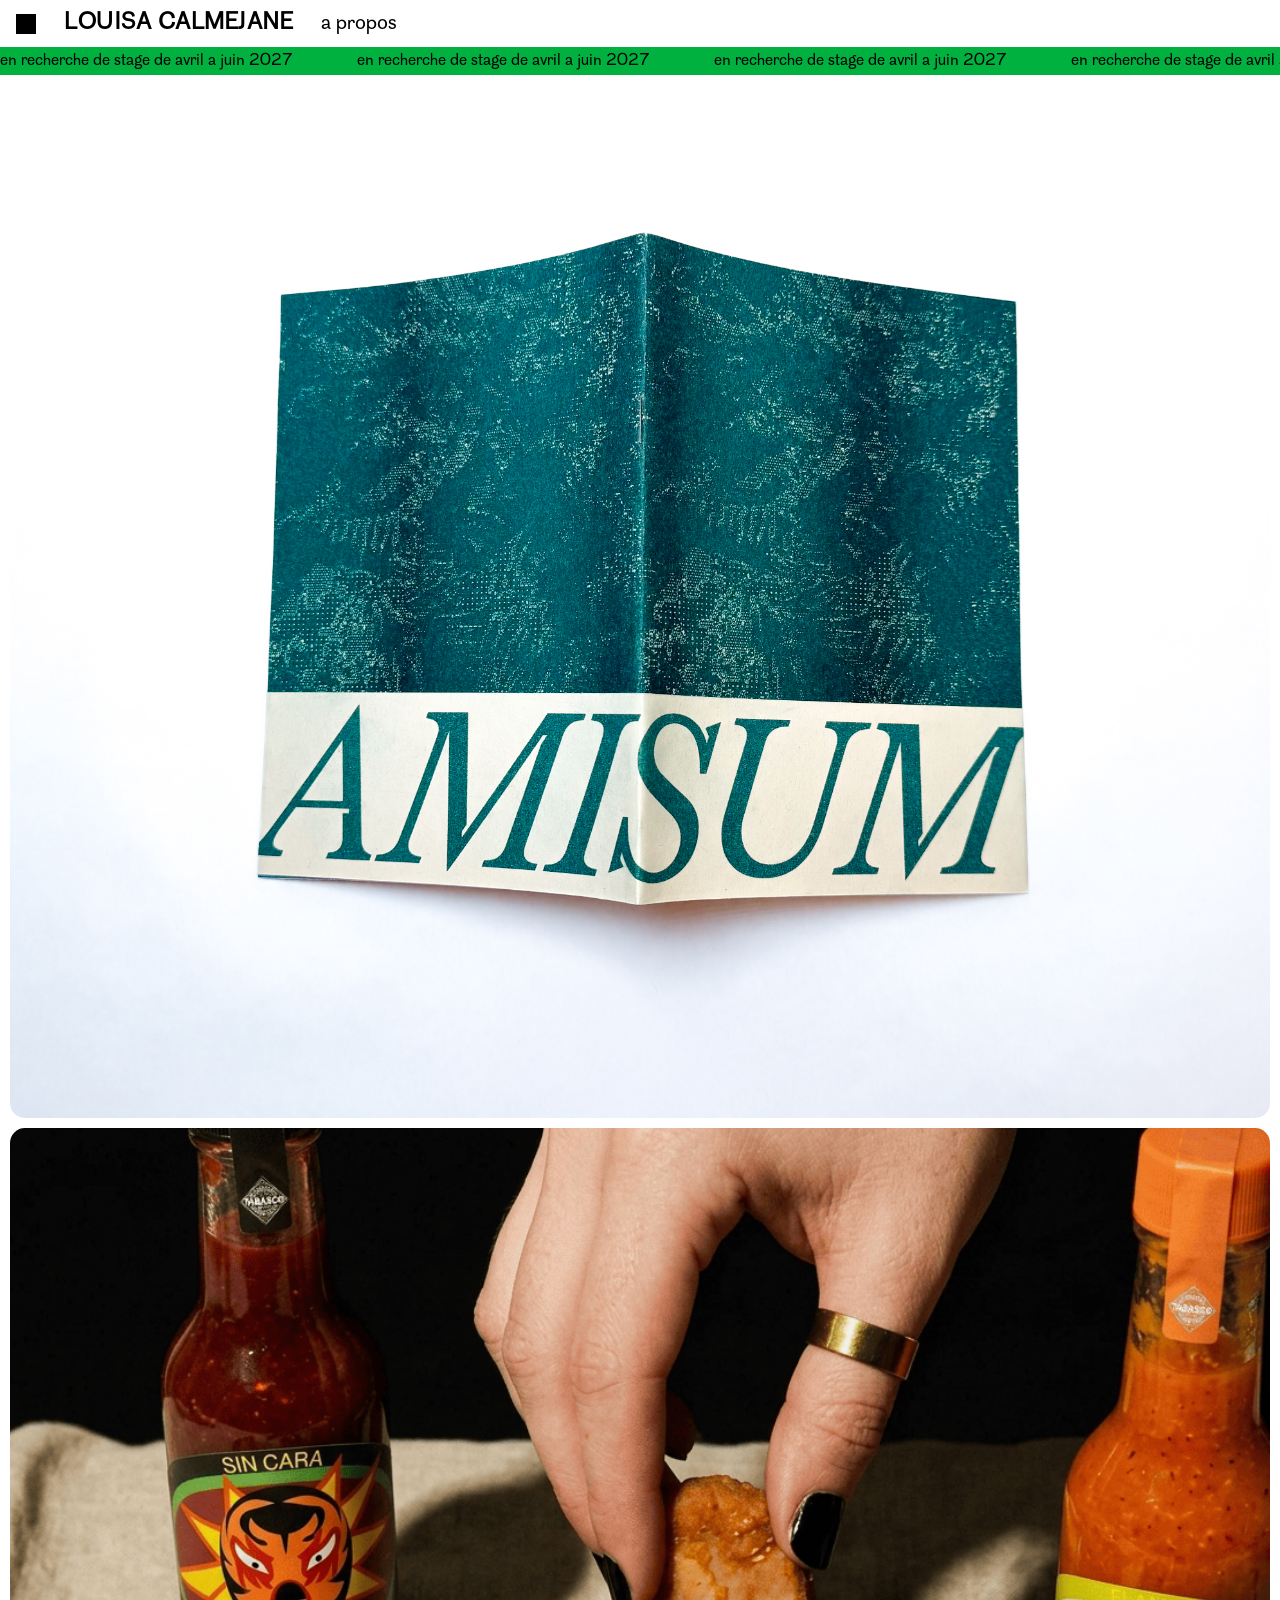
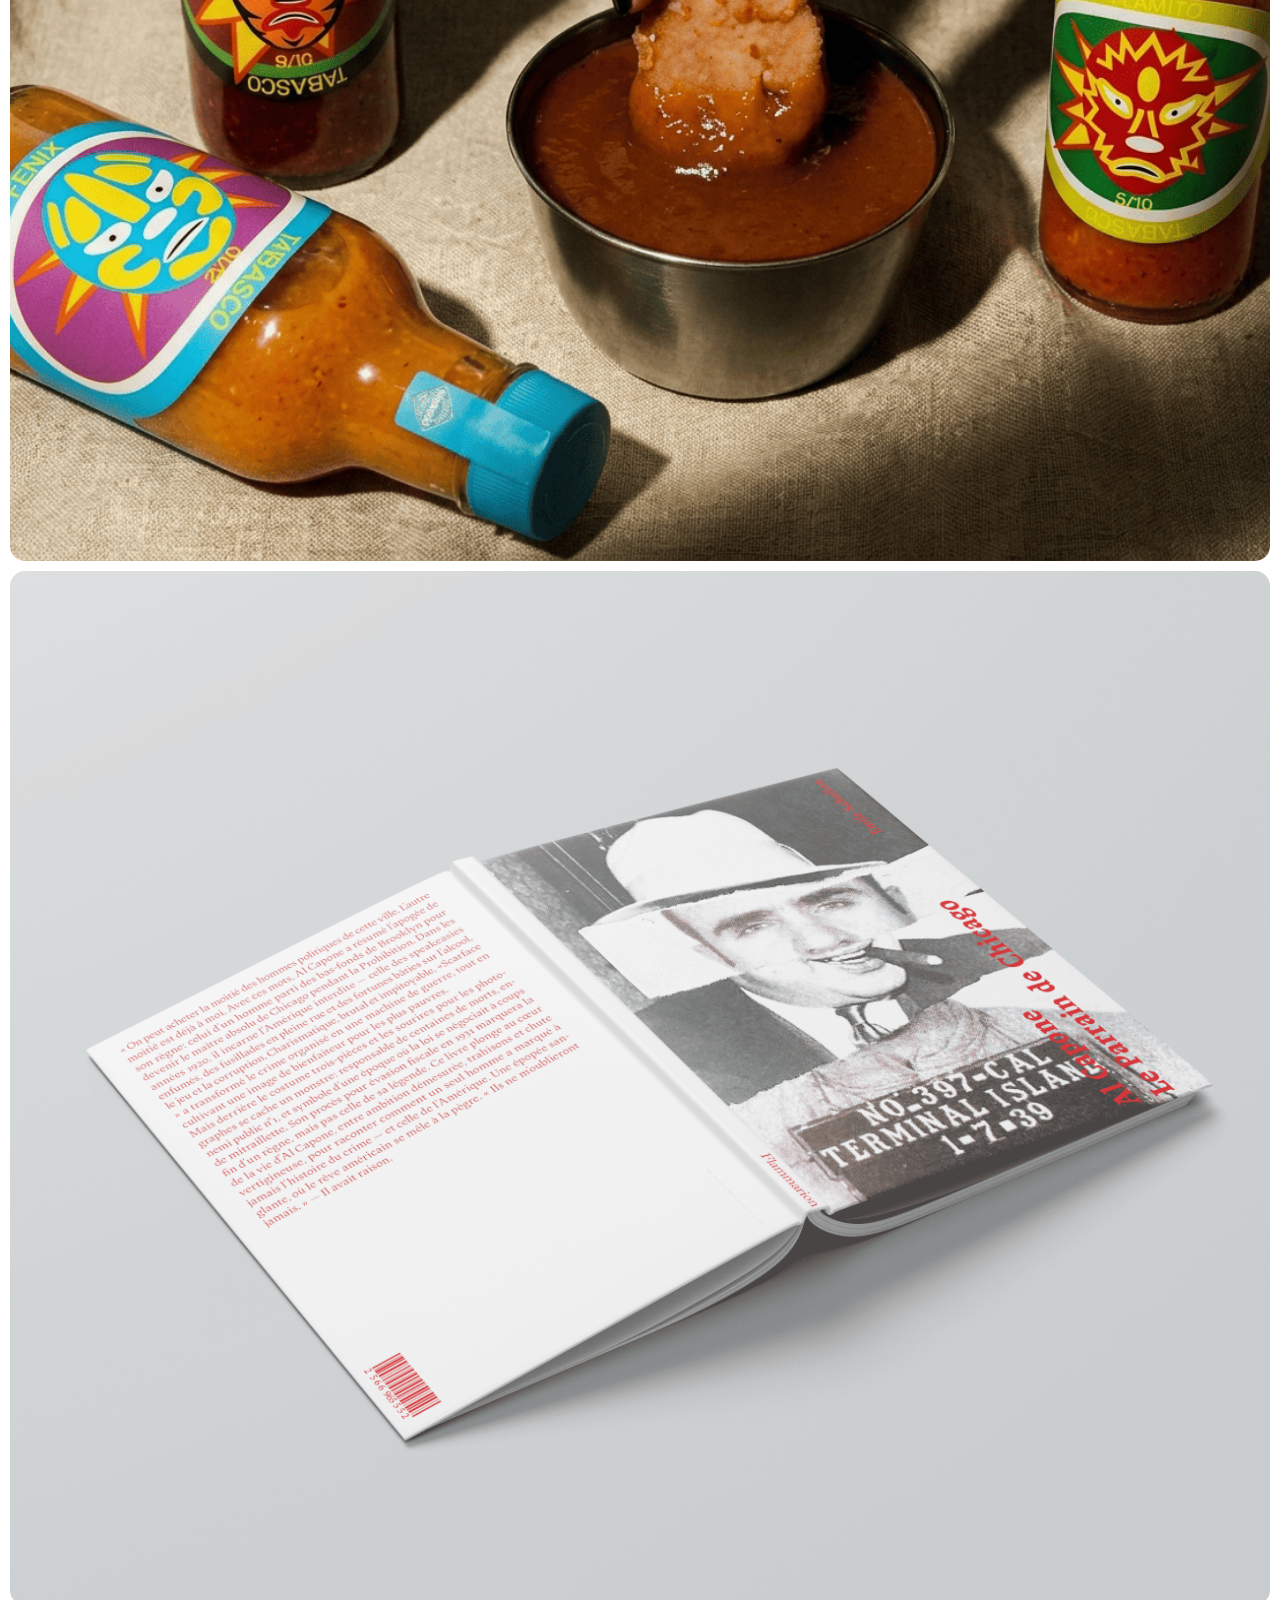
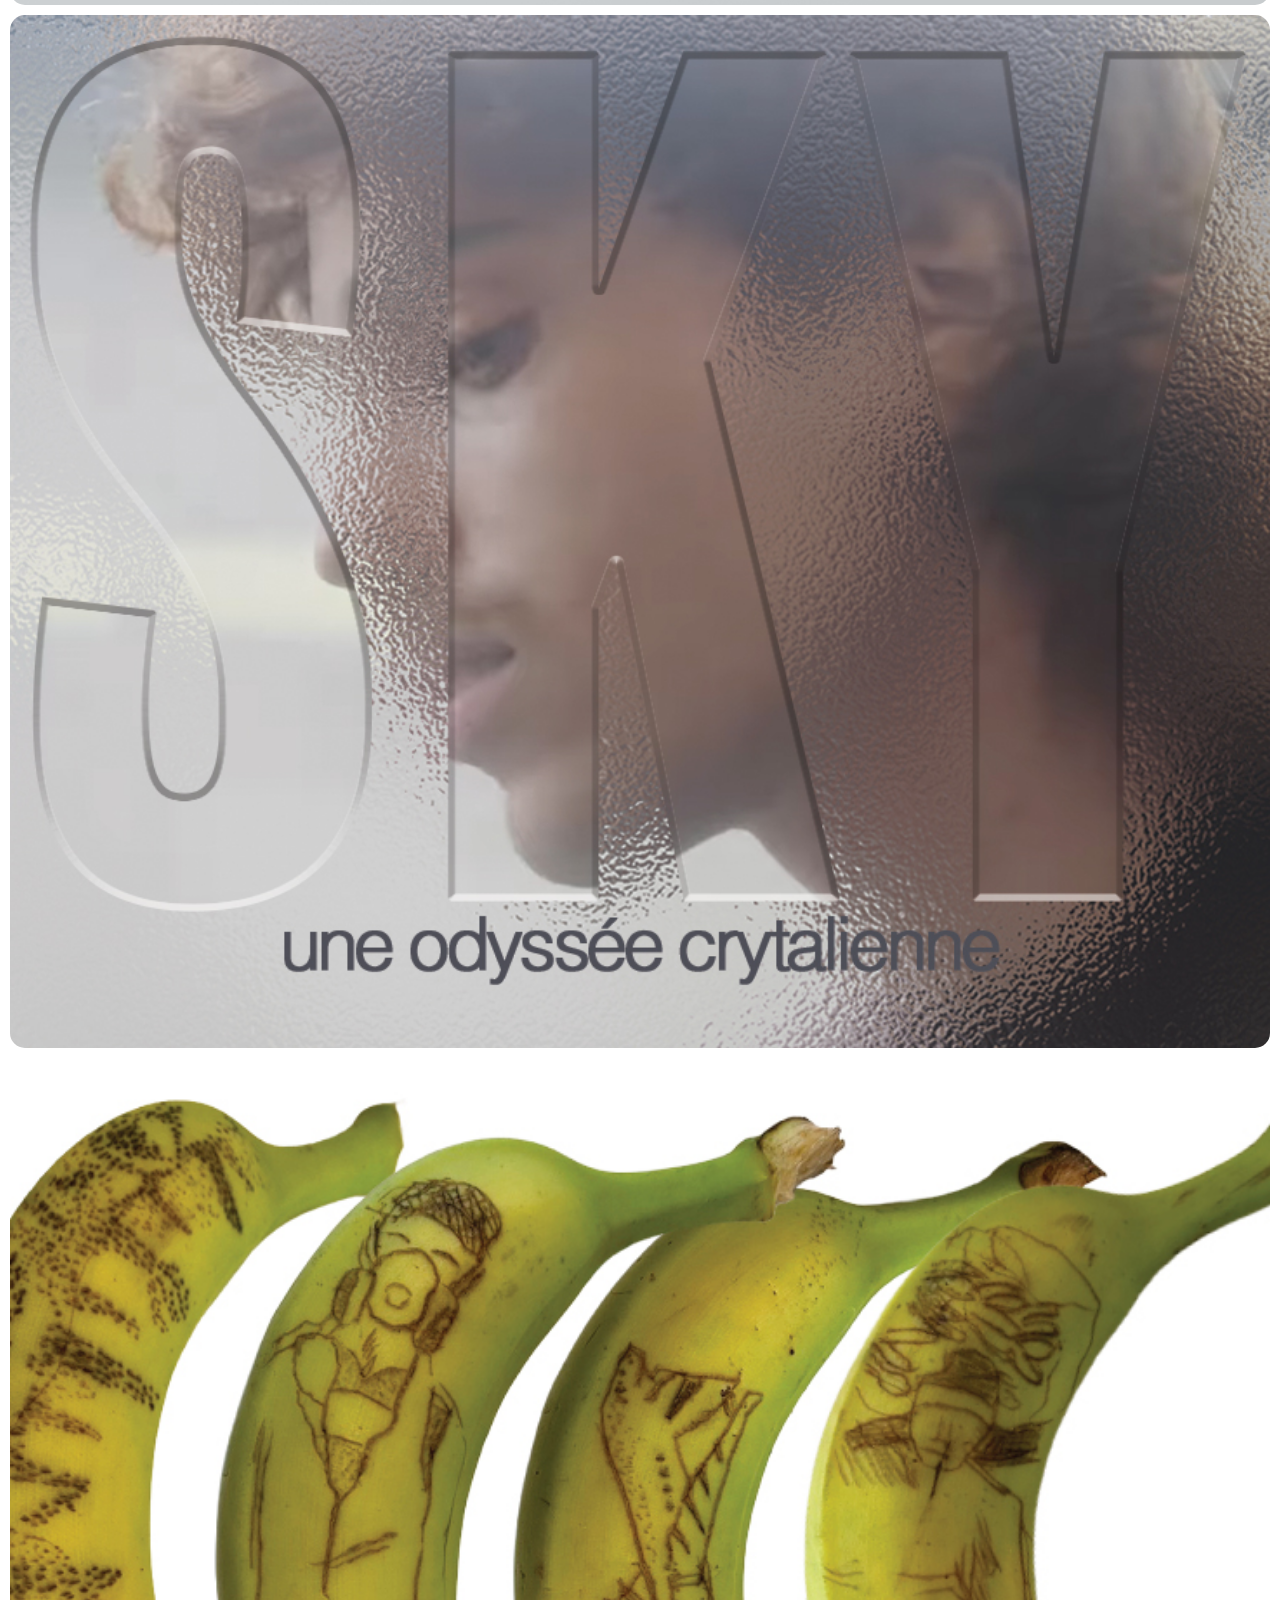
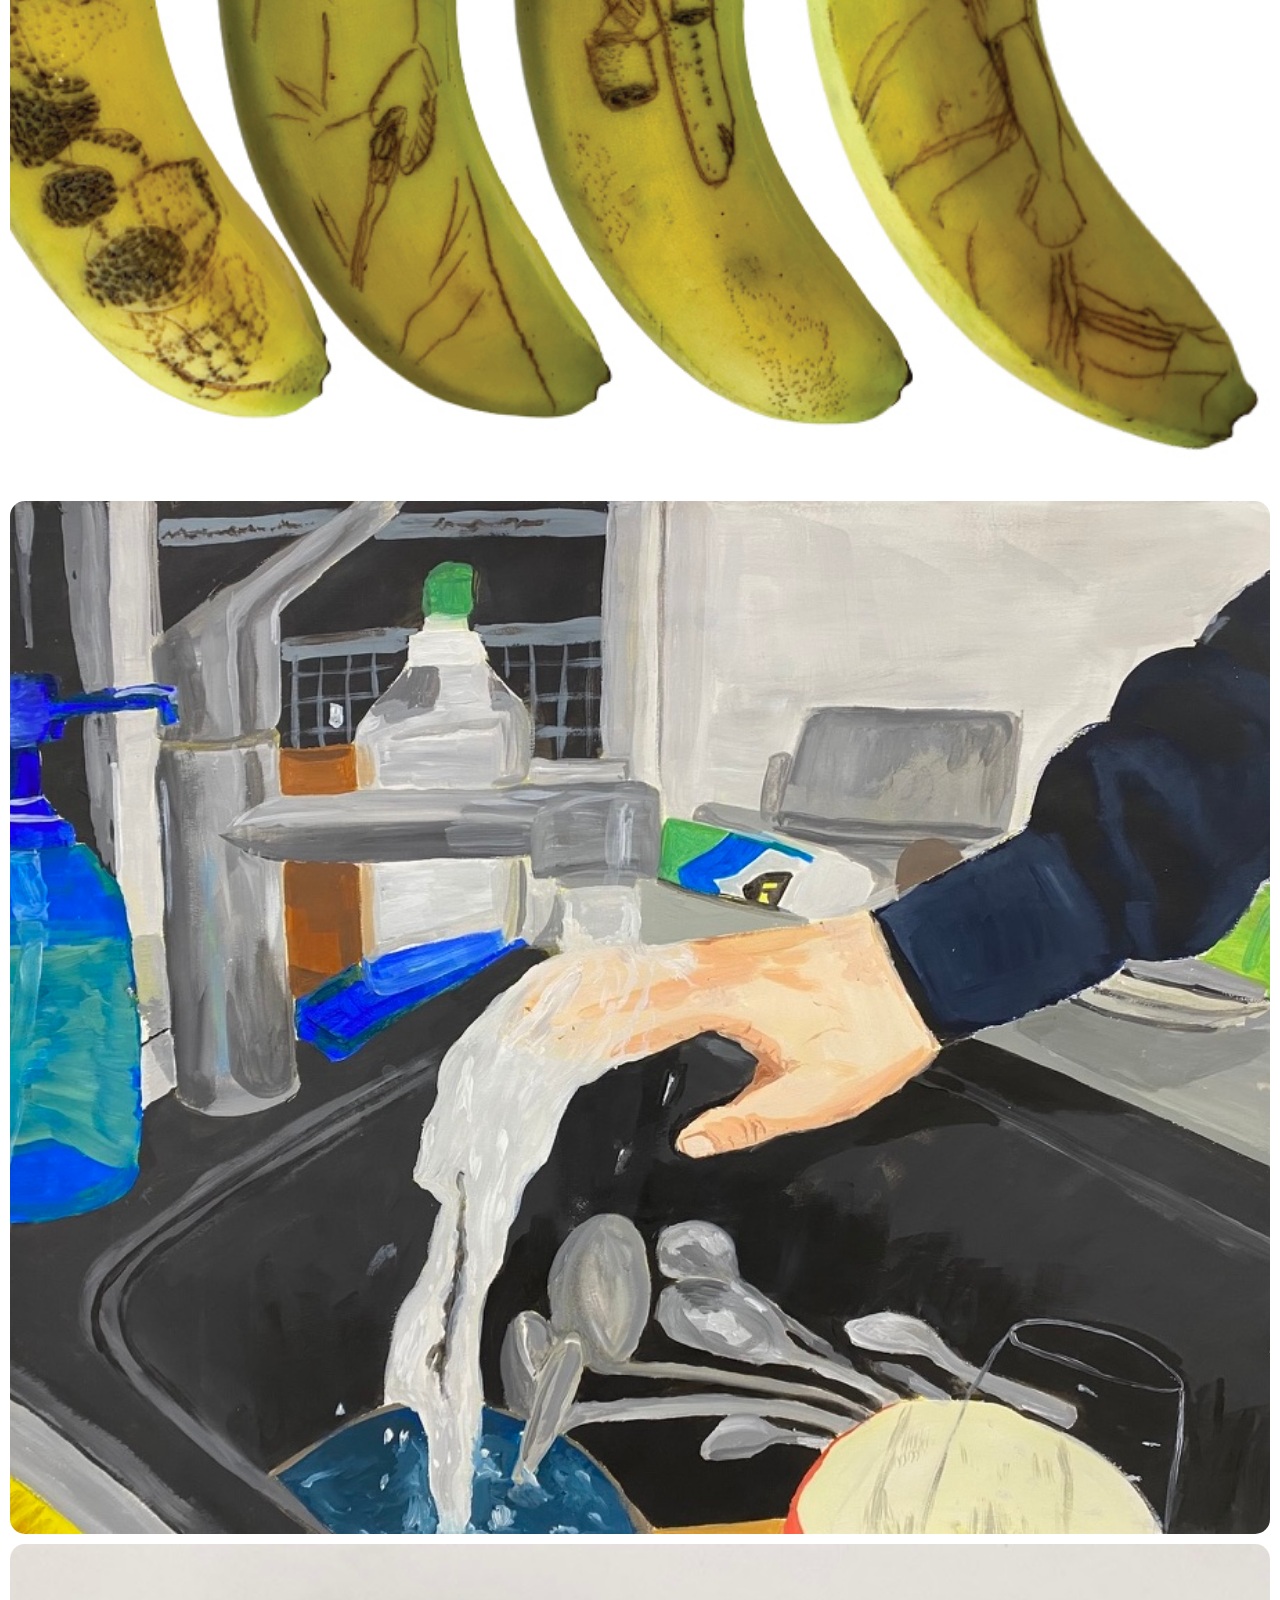
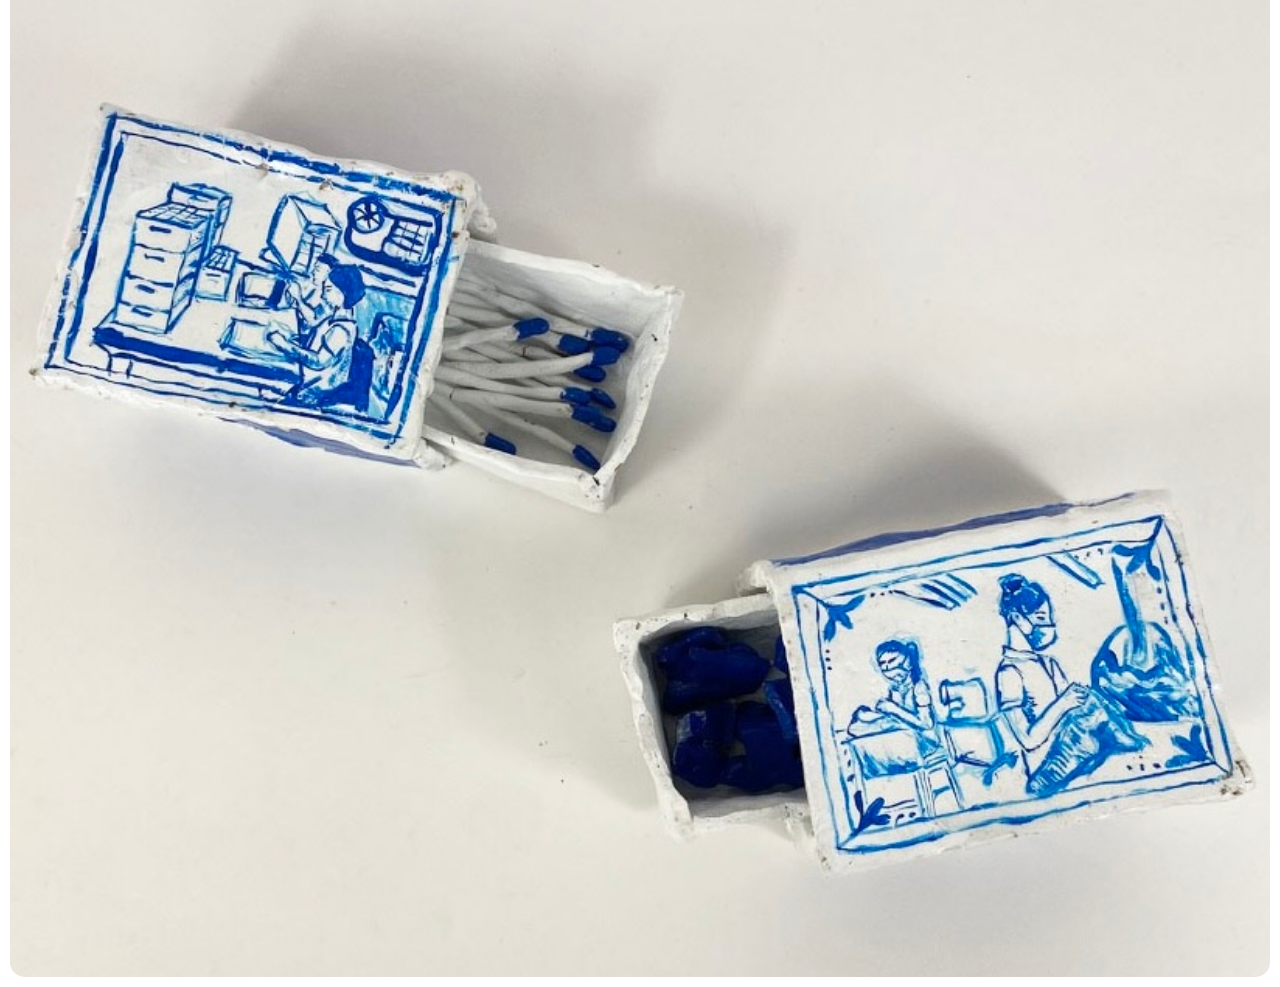
<file: index.html>
<!DOCTYPE html>
<html lang="fr">
<head>
<meta charset="UTF-8">
<meta name="viewport" content="width=device-width, initial-scale=1.0">
<title>portfolio Louisa Calmejane</title>
<link rel="stylesheet" href="style.css">
<link rel="icon" type="image/png" href="favicon/favicon-96x96.png" sizes="96x96">
<link rel="icon" type="image/svg+xml" href="favicon/favicon.svg">
<link rel="shortcut icon" href="favicon/favicon.ico">
<link rel="apple-touch-icon" sizes="180x180" href="favicon/apple-touch-icon.png">
<link rel="manifest" href="favicon/site.webmanifest">
<meta name="viewport" content="width=device-width, initial-scale=1">
</head>

<body>
<header>
<span class="logo"></span>
<strong>LOUISA CALMEJANE</strong>
<a href="apropos.html">a propos</a>
</header>

<div class="bandeau">
  <div class="bandeau-piste">
    <span>en recherche de stage de avril a juin 2027</span>
    <span>en recherche de stage de avril a juin 2027</span>
    <span>en recherche de stage de avril a juin 2027</span>
    <span>en recherche de stage de avril a juin 2027</span>
    <span aria-hidden="true">en recherche de stage de avril a juin 2027</span>
    <span aria-hidden="true">en recherche de stage de avril a juin 2027</span>
    <span aria-hidden="true">en recherche de stage de avril a juin 2027</span>
    <span aria-hidden="true">en recherche de stage de avril a juin 2027</span>
  </div>
</div>

<main id="grille">
    <a class="item-grid contain" href="amisum.html">
    <img src="image/image/amisum/livre.jpg" alt="Amisum">
    <h2>Amisum</h2>
    </a>
    <a class="item-grid contain" href="sauce.html">
    <img src="image/image/sauce/mockup2.png" alt="Sauce">
    <h2>Sauce</h2>
    </a>
    <a class="item-grid contain" href="gangster.html">
    <img src="image/image/gangster/alcaponelivre.png" alt="Gangster">
    <h2>Gangster</h2>
    </a>
    <a class="item-grid contain" href="cinema.html">
    <img src="image/image/affiches/minia.jpg" alt="Cinéma">
    <h2>Cinema</h2>
    </a>
    <a class="item-grid contain" href="bananes.html">
    <img src="image/image/prepa3/bananaa.jpg" alt="Bananes">
    <h2>Bananes</h2>
    </a>
    <a class="item-grid contain" href="plomberie.html">
    <img src="image/image/prepa3/plomberieé copie.jpeg" alt="Plomberie">
    <h2>Plomberie</h2>
    </a>
    <a class="item-grid contain" href="allumettes.html">
    <img src="image/image/prepa3/allumette3 copie.jpeg" alt="Brulee par le travail">
    <h2>Brulee par le travail</h2>
    </a>
</main>
</body>
</html>
</file>
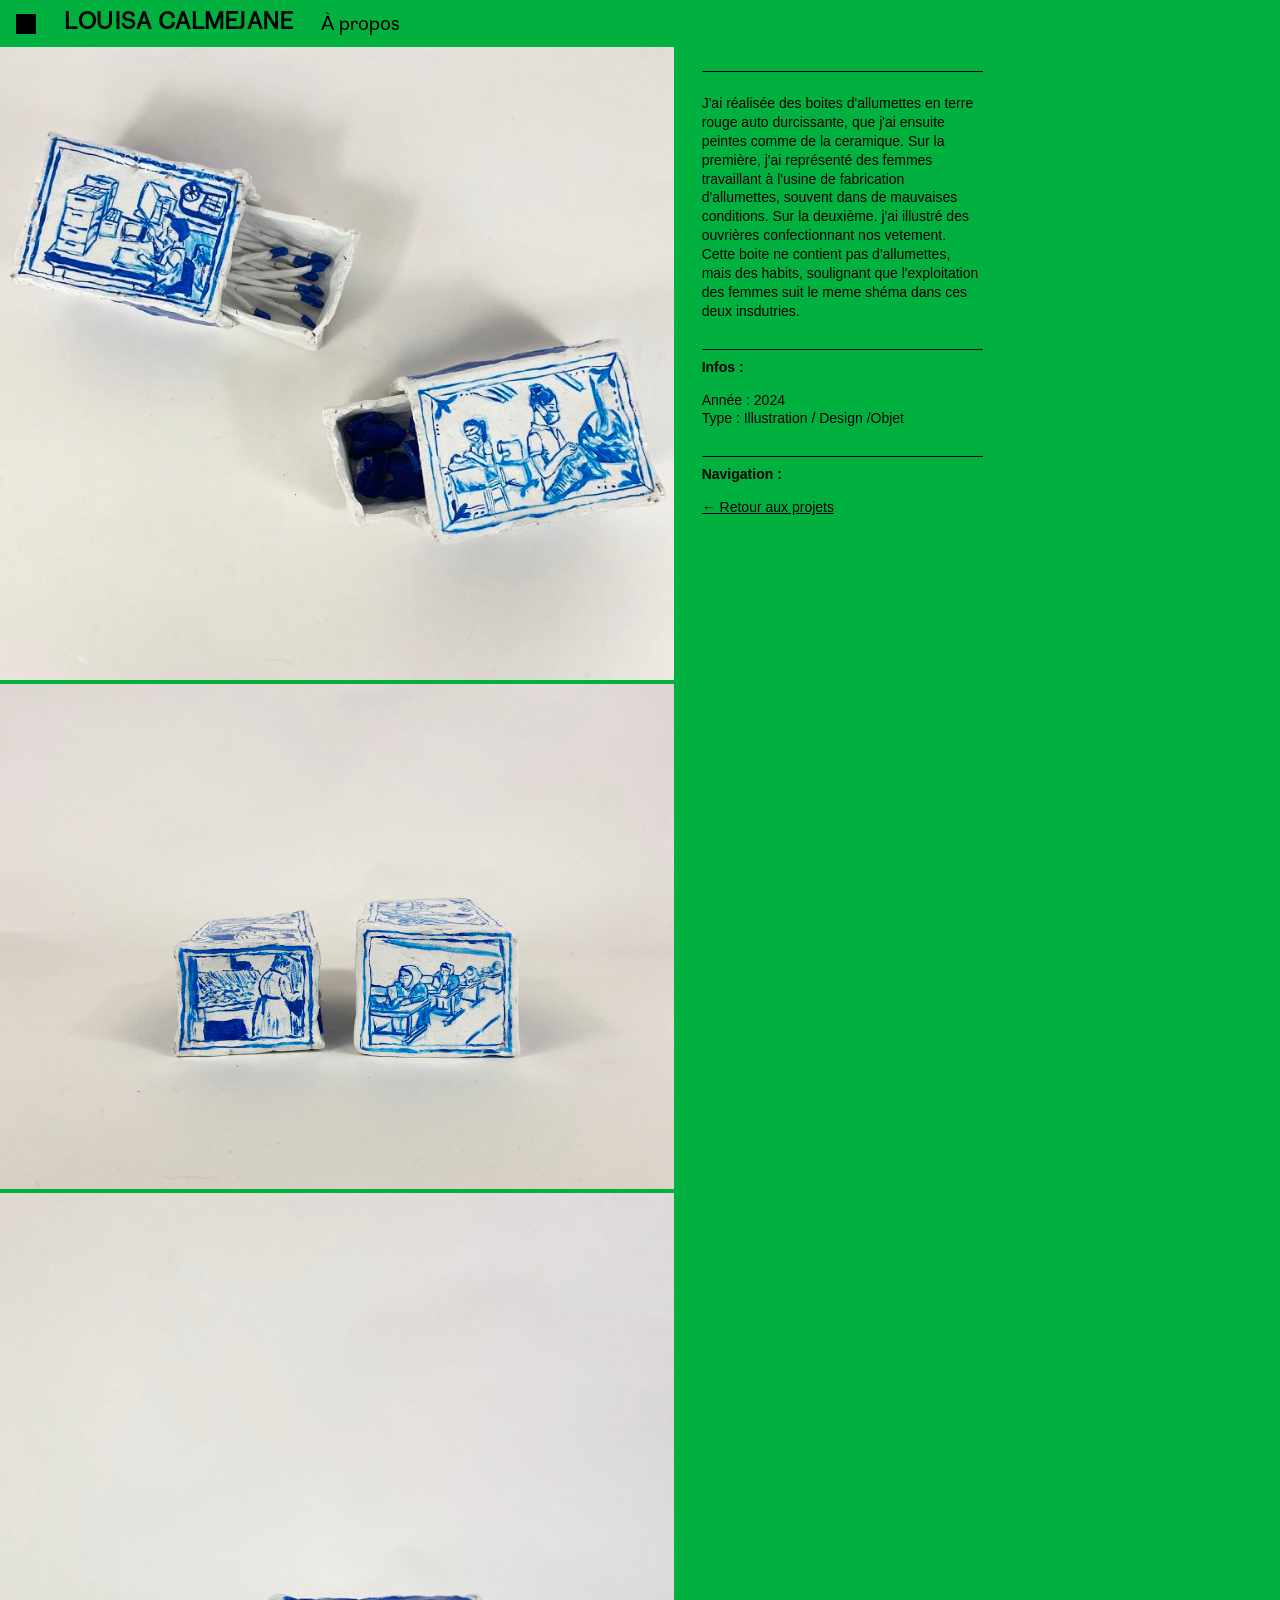
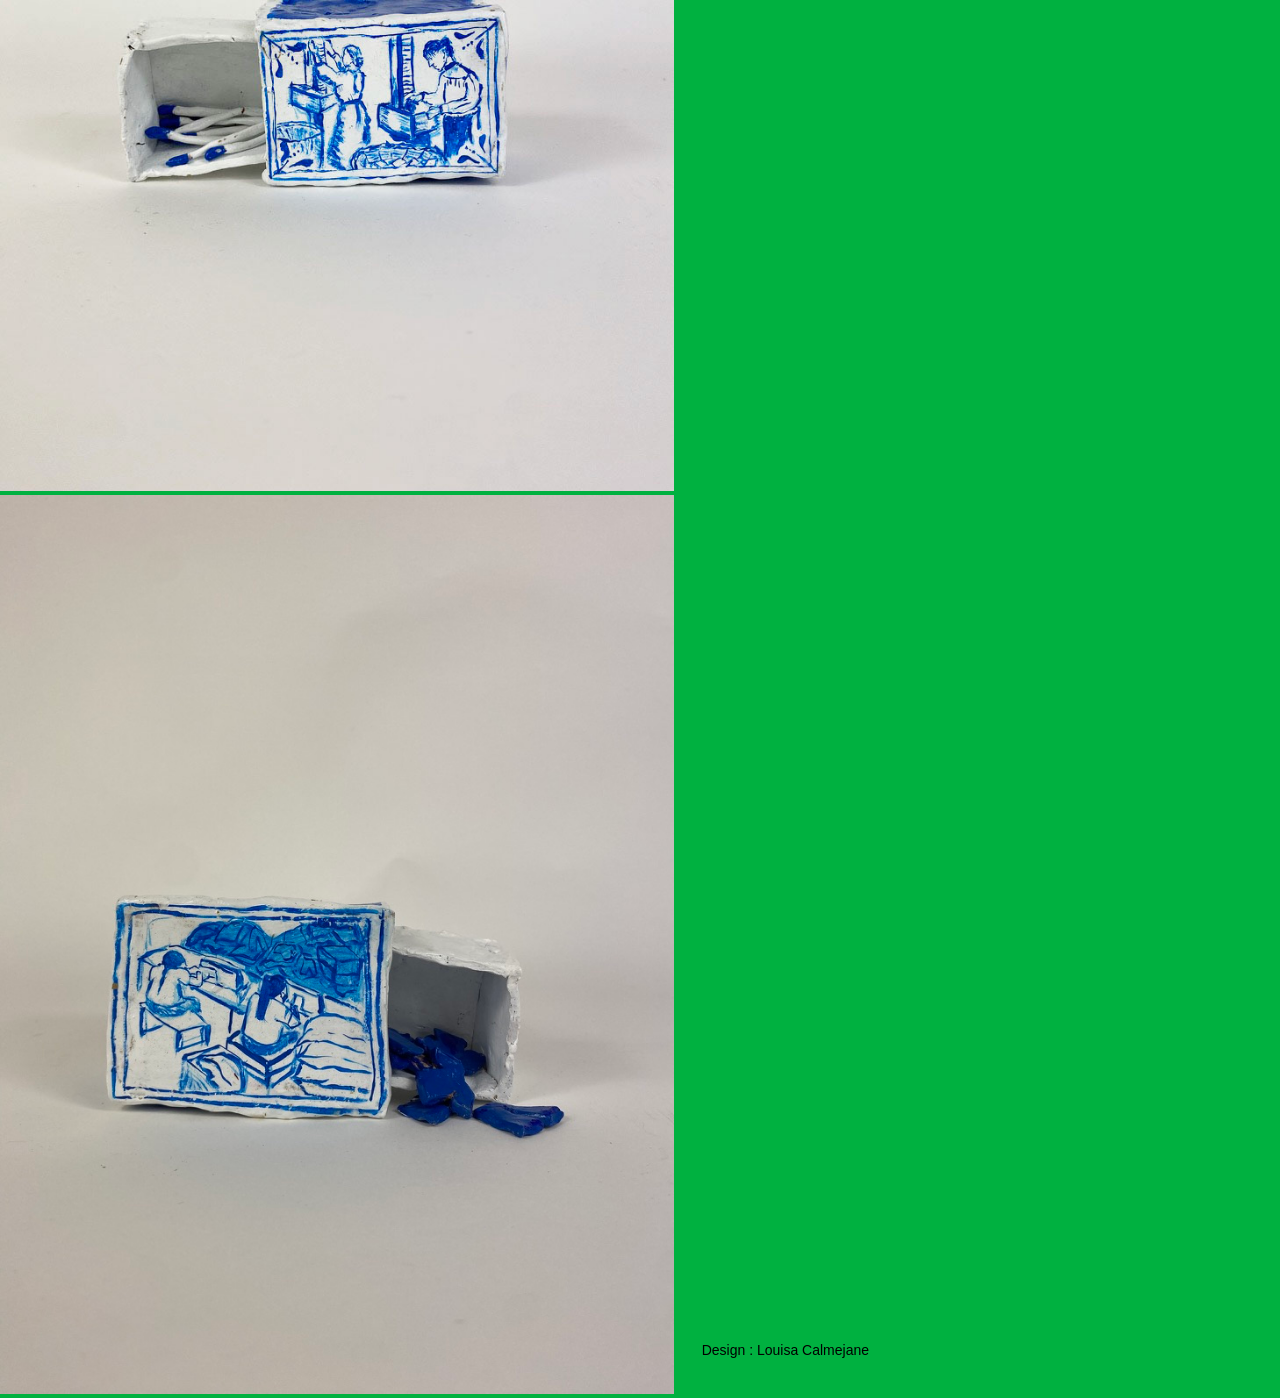
<file: allumettes.html>
<!DOCTYPE html>
<html lang="fr">
<head>
<meta charset="UTF-8">
<meta name="viewport" content="width=device-width, initial-scale=1.0">
<title>brulee par le travail – Portfolio</title>
<link rel="stylesheet" href="style.css">
<meta charset="UTF-8">
<meta name="viewport" content="width=device-width, initial-scale=1.0">
<title>Portfolio</title>
<link rel="stylesheet" href="style.css">
<link rel="icon" type="image/png" href="favicon/favicon-96x96.png" sizes="96x96">
<link rel="icon" type="image/svg+xml" href="favicon/favicon.svg">
<link rel="shortcut icon" href="favicon/favicon.ico">
<link rel="apple-touch-icon" sizes="180x180" href="favicon/apple-touch-icon.png">
<link rel="manifest" href="favicon/site.webmanifest">


</head>

<body class="projet">
<header>
<span class="logo"></span>
<a href="index.html"><strong>LOUISA CALMEJANE</strong></a>
<a href="apropos.html">À propos</a>
</header>
<div class="projet-page">
    <div>
<figure>
<img src="image/image/prepa3/allumette3 copie.jpeg" alt="brulee par le travail">

</figure>
<figure>
<img src="image/image/prepa3/allumette4.jpeg" alt="brulee par le travail">
</figure>
<figure>
<img src="image/image/prepa3/allumetteé.jpeg" alt="brulee par le travail">
</figure>
<figure>
<img src="image/image/prepa3/allu.jpeg" alt="brulee par le travail">
</figure>
    </div>
<aside class="infos">
<div>
<section>
<p>J'ai réalisée des boites d'allumettes en terre rouge auto durcissante, que j'ai ensuite peintes comme de la ceramique. Sur la première, j'ai représenté des femmes travaillant à l'usine de fabrication d'allumettes, souvent dans de mauvaises conditions. Sur la deuxième. j'ai illustré des ouvrières confectionnant nos vetement. Cette boite ne contient pas d'allumettes, mais des habits, soulignant que l'exploitation des femmes suit le meme shéma dans ces deux insdutries.</p>
</section>
<section>
<h3>Infos :</h3>
<p>Année : 2024<br>Type : Illustration / Design /Objet</p>
</section>
<section>
<h3>Navigation :</h3>
<p><a href="index.html">← Retour aux projets</a></p>
</section>
</div>
<p>Design : Louisa Calmejane</p>
</aside>
</div>
</body>
</html>
</file>
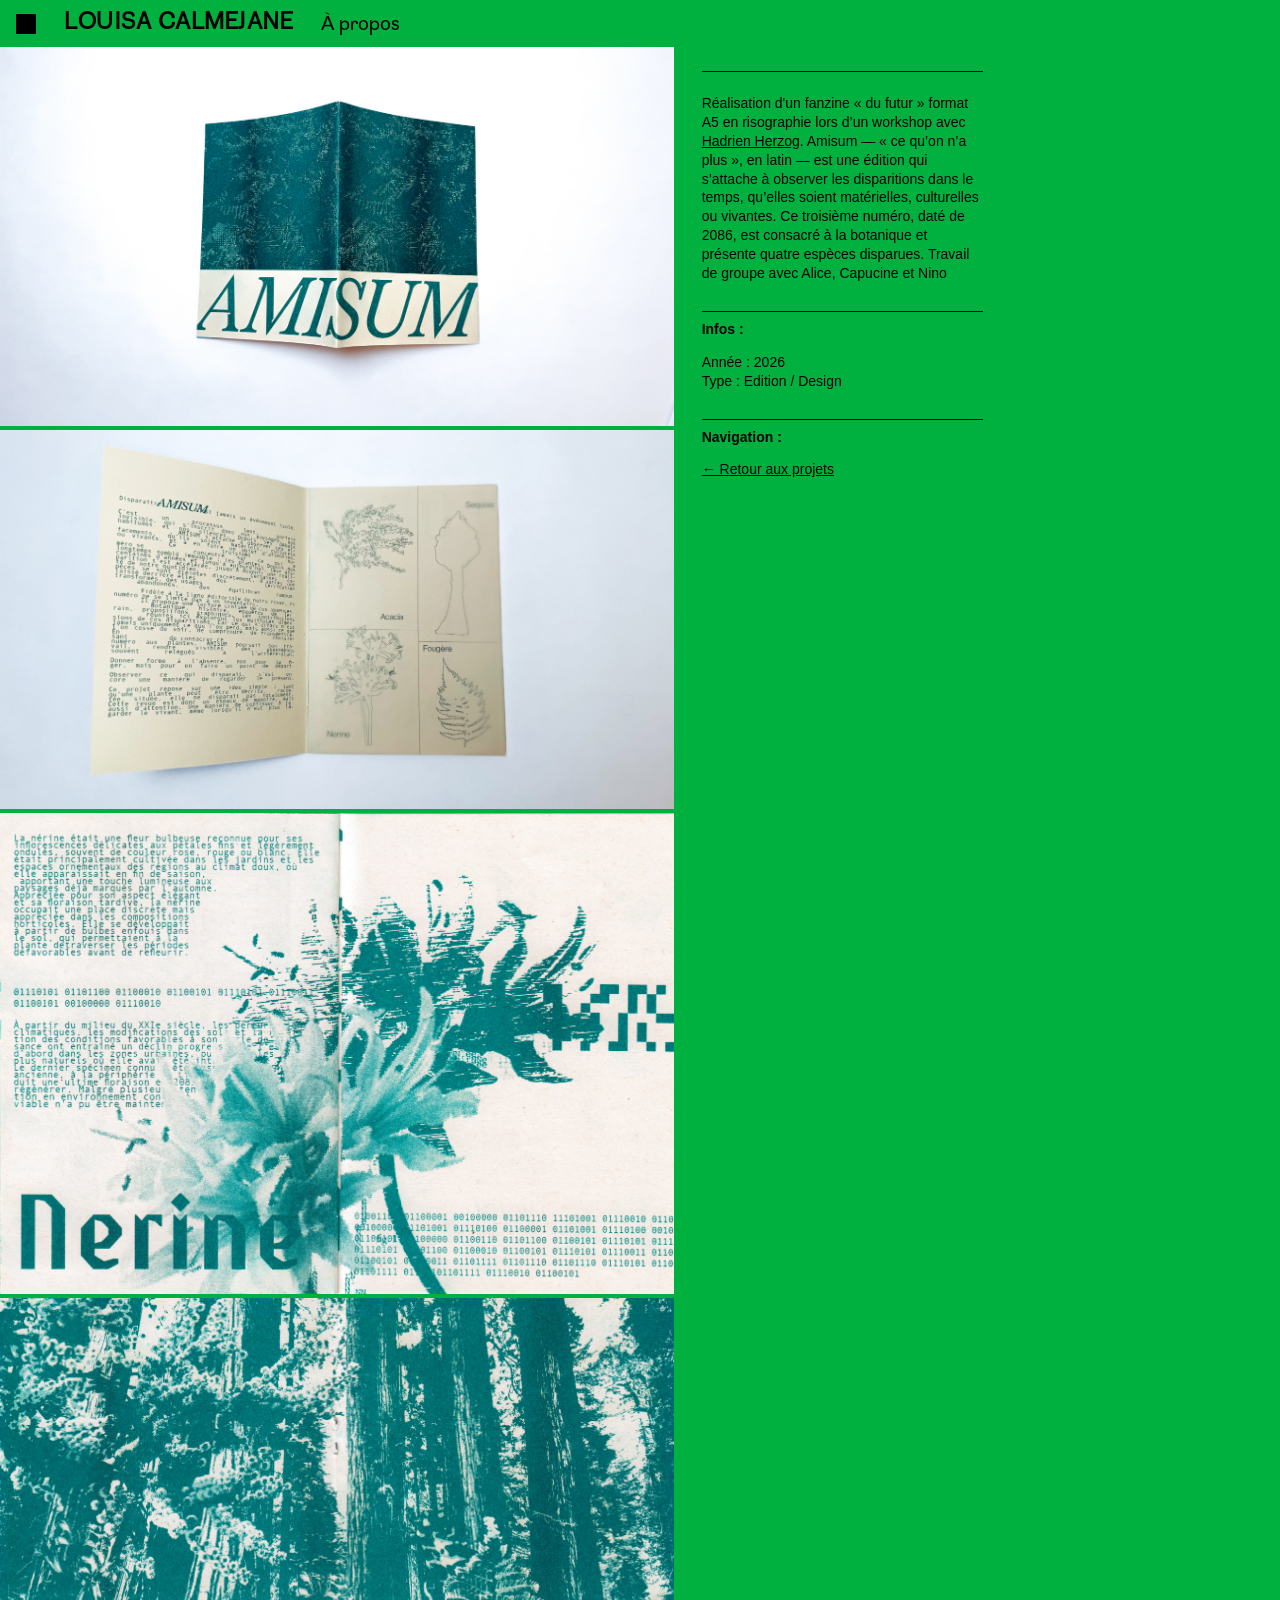
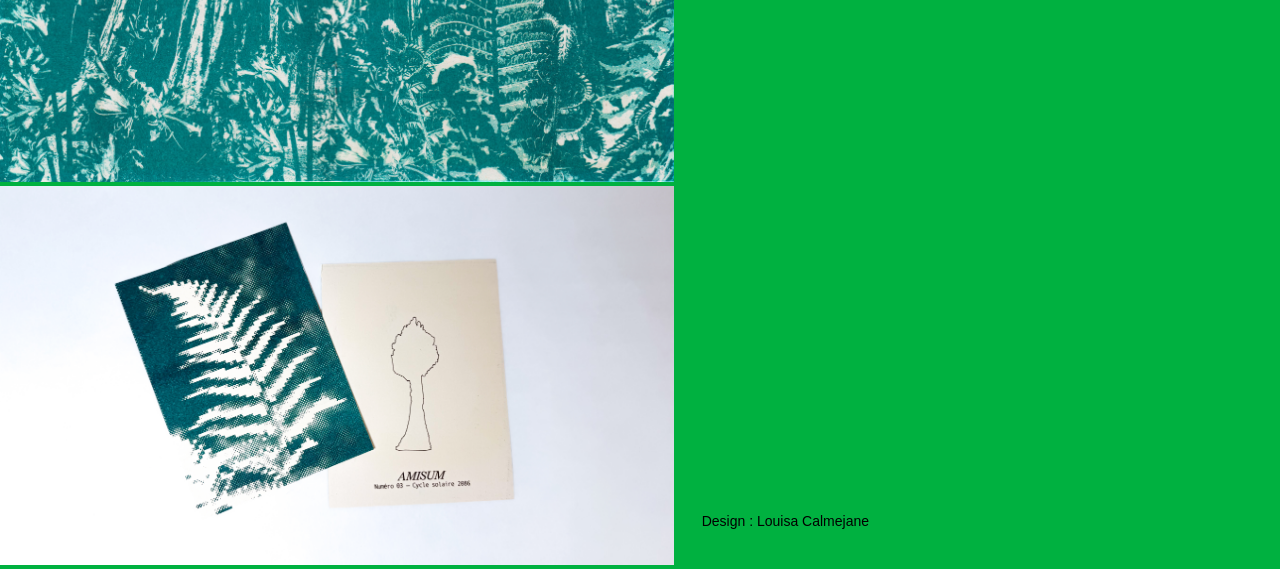
<file: amisum.html>
<!DOCTYPE html>
<html lang="fr">
<head>
<meta charset="UTF-8">
<meta name="viewport" content="width=device-width, initial-scale=1.0">
<title>Amisum – Portfolio</title>
<link rel="stylesheet" href="style.css">
<meta charset="UTF-8">
<meta name="viewport" content="width=device-width, initial-scale=1.0">
<title>Portfolio</title>
<link rel="stylesheet" href="style.css">
<link rel="icon" type="image/png" href="favicon/favicon-96x96.png" sizes="96x96">
<link rel="icon" type="image/svg+xml" href="favicon/favicon.svg">
<link rel="shortcut icon" href="favicon/favicon.ico">
<link rel="apple-touch-icon" sizes="180x180" href="favicon/apple-touch-icon.png">
<link rel="manifest" href="favicon/site.webmanifest">


</head>

<body class="projet">
<header>
<span class="logo"></span>
<a href="index.html"><strong>LOUISA CALMEJANE</strong></a>
<a href="apropos.html">À propos</a>
</header>
<div class="projet-page">
    <div>
<figure>
<img src="image/image/amisum/livre.jpg" alt="Amisum">
</figure>
<figure>
<img src="image/image/amisum/pag.jpg" alt="Amisum">
</figure>
<figure>
<img src="image/image/amisum/7.jpg" alt="Amisum">
</figure>
<figure>
<img src="image/image/amisum/5.jpg" alt="Amisum">
</figure>
<figure>
<img src="image/image/amisum/carte.jpg" alt="Amisum">
</figure>

    </div>
<aside class="infos">
<div>
<section>
<p>Réalisation d'un fanzine « du futur » format A5 en risographie lors d’un workshop avec <a href="https://www.hadrienherzog.com/" target="_blank" rel="noopener noreferrer">Hadrien Herzog</a>. Amisum — « ce qu’on n’a plus », en latin — est une édition qui s’attache à observer les disparitions dans le temps, qu’elles soient matérielles, culturelles ou vivantes. Ce troisième numéro, daté de 2086, est consacré à la botanique et présente quatre espèces disparues.
Travail de groupe avec Alice, Capucine et Nino </p>
</section>
<section>
<h3>Infos :</h3>
<p>Année : 2026<br>Type : Edition / Design</p>
</section>
<section>
<h3>Navigation :</h3>
<p><a href="index.html">← Retour aux projets</a></p>
</section>
</div>
<p>Design : Louisa Calmejane</p>
</aside>
</div>
</body>
</html>
</file>
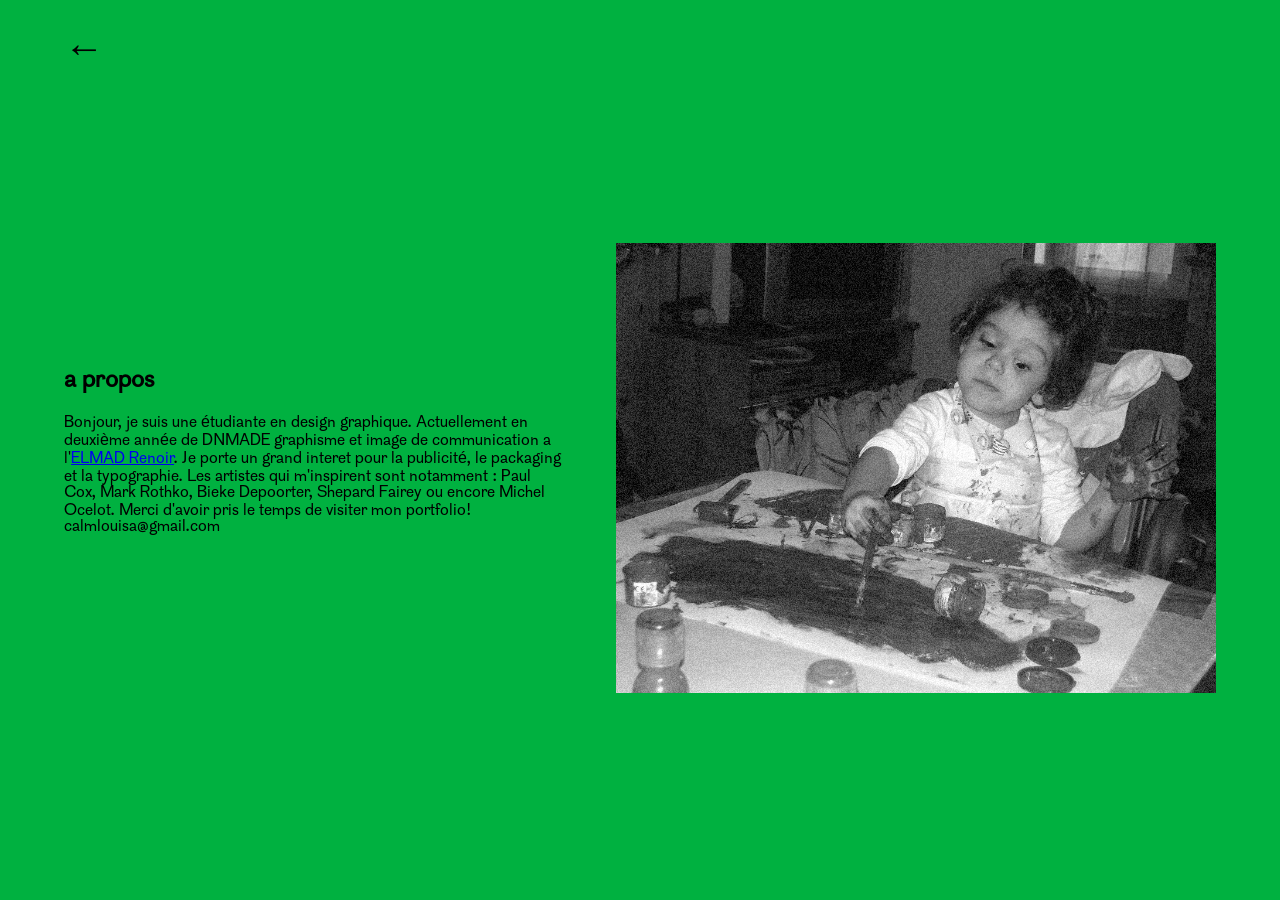
<file: apropos.html>
<!DOCTYPE html>
<html lang="fr">
<head>
  <meta charset="UTF-8">
  <meta name="viewport" content="width=device-width, initial-scale=1">
  <title> a propos – Louisa Calmejane</title>
  <link rel="stylesheet" href="style.css">
<link rel="icon" type="image/png" href="favicon/favicon-96x96.png" sizes="96x96">
<link rel="icon" type="image/svg+xml" href="favicon/favicon.svg">
<link rel="shortcut icon" href="favicon/favicon.ico">
<link rel="apple-touch-icon" sizes="180x180" href="favicon/apple-touch-icon.png">
<link rel="manifest" href="favicon/site.webmanifest">


</head>
<body class="a-propos">

  <a href="index.html" class="retour" aria-label="Retour à la page principale">←</a>

 
  <main class="a-propos__grille">
    <section class="a-propos__texte">
      <h1> a propos</h1>
      <p>Bonjour, je suis une étudiante en design graphique. Actuellement en deuxième année de DNMADE graphisme et image de communication a l'<a href="https://ecole-lycee-renoir-paris.fr/" target="_blank" rel="noopener noreferrer">ELMAD Renoir</a>. Je porte un grand interet pour la publicité, le packaging et la typographie. Les artistes qui m'inspirent sont notamment : Paul Cox, Mark Rothko, Bieke Depoorter, Shepard Fairey ou encore Michel Ocelot. Merci d'avoir pris le temps de visiter mon portfolio!
      calmlouisa@gmail.com
      </p>
    </section>

    <figure class="a-propos__photo">
      <img src="image/image/affiches/bblouisa3.png" alt="peinture enfant">
    </figure>
  </main>

  

</body>
</html>
</file>
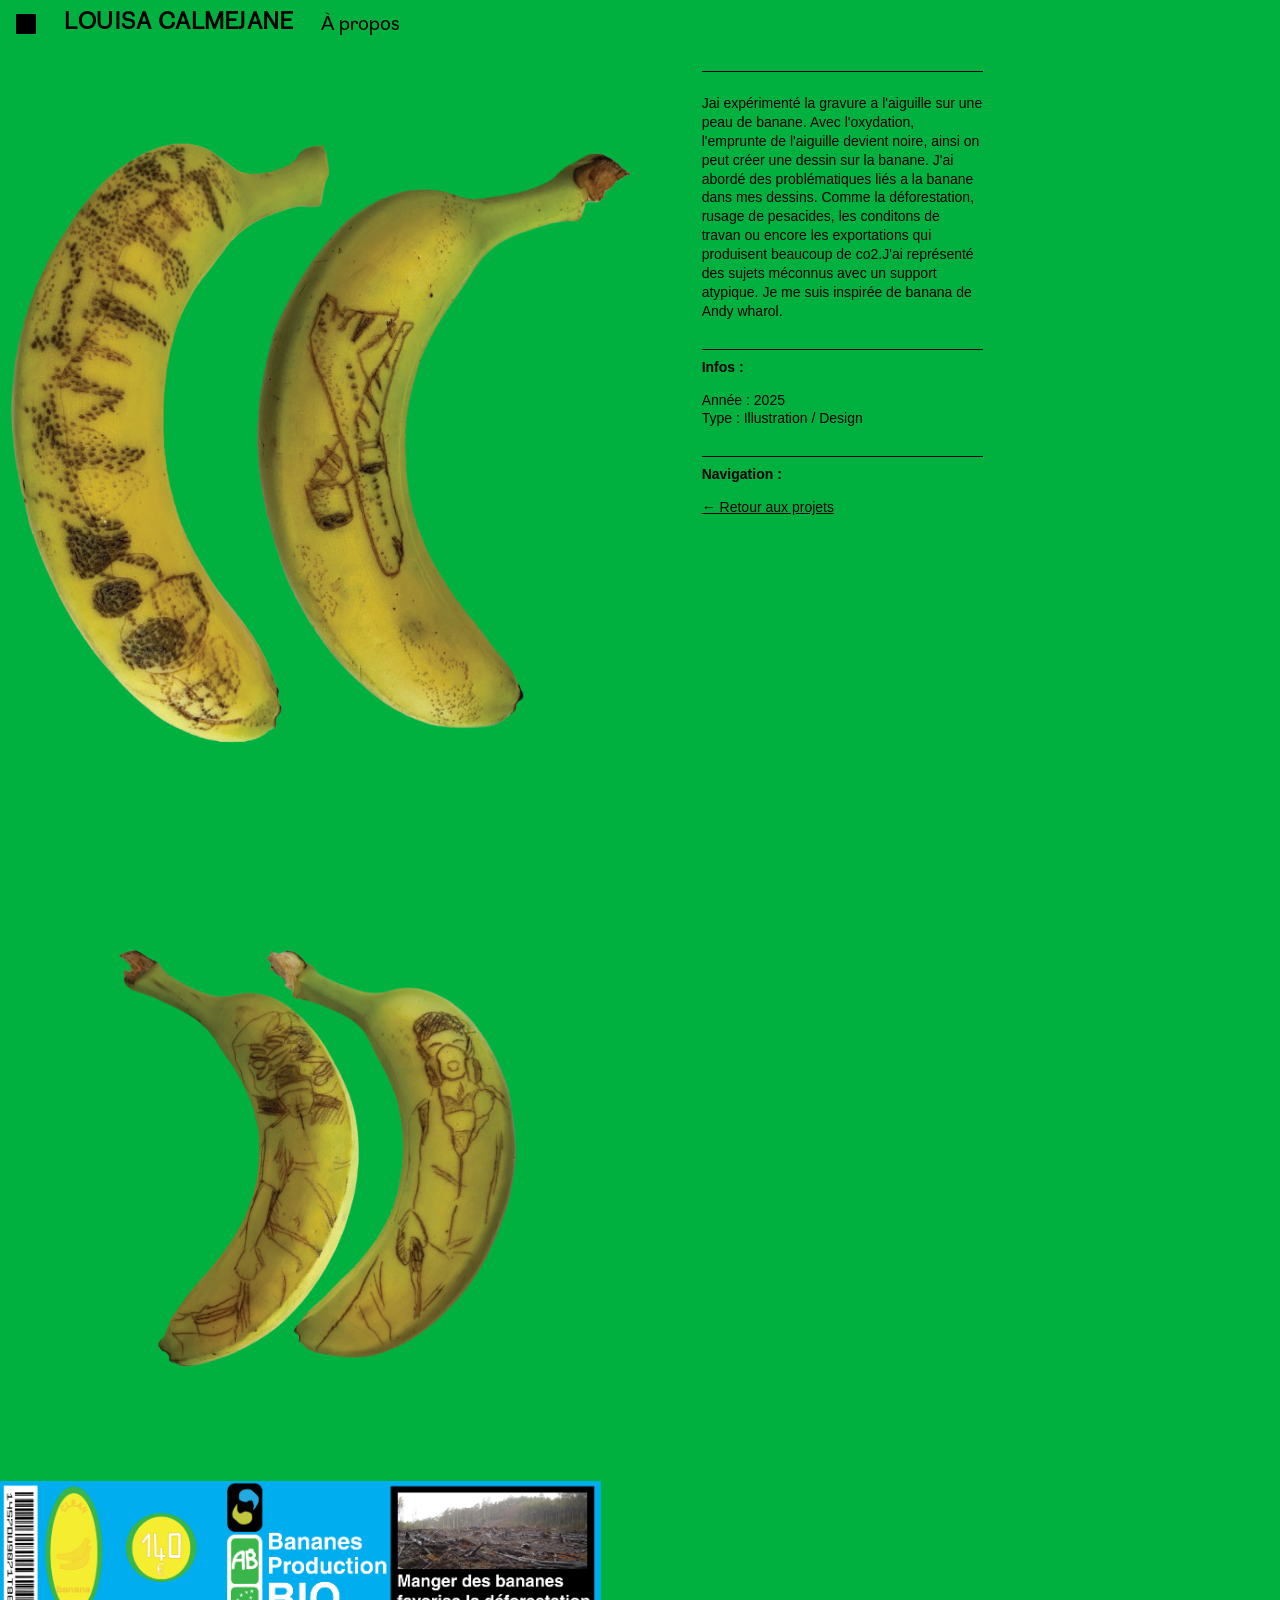
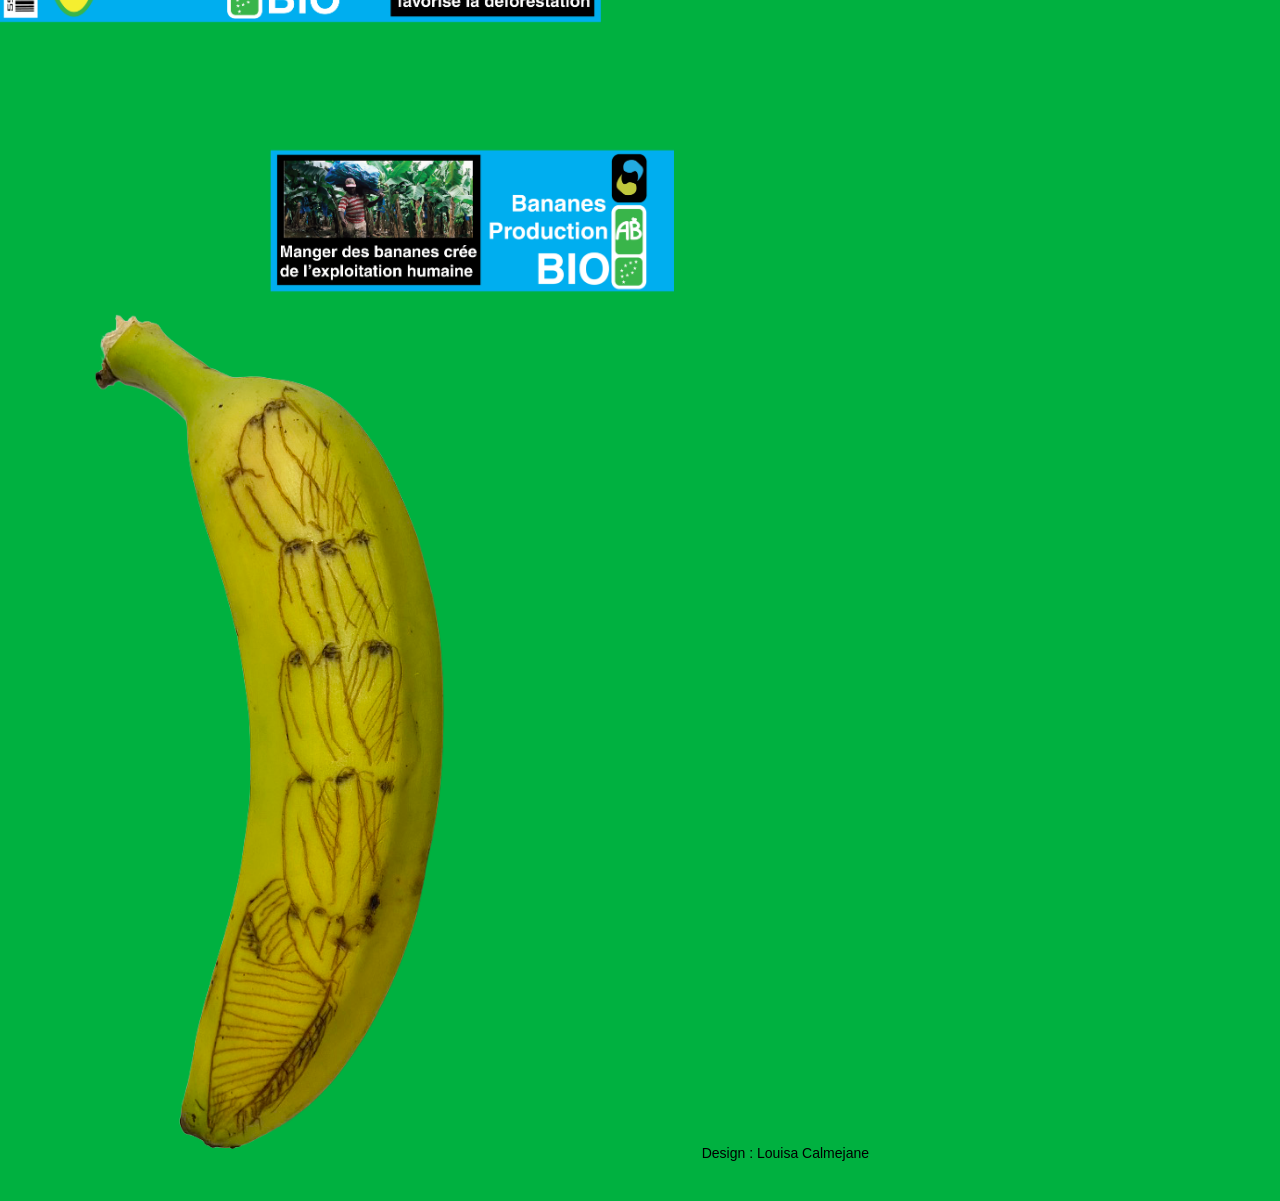
<file: bananes.html>
<!DOCTYPE html>
<html lang="fr">
<head>
<meta charset="UTF-8">
<meta name="viewport" content="width=device-width, initial-scale=1.0">
<title>Amisum – Portfolio</title>
<link rel="stylesheet" href="style.css">
<meta charset="UTF-8">
<meta name="viewport" content="width=device-width, initial-scale=1.0">
<title>Portfolio</title>
<link rel="stylesheet" href="style.css">
<link rel="icon" type="image/png" href="favicon/favicon-96x96.png" sizes="96x96">
<link rel="icon" type="image/svg+xml" href="favicon/favicon.svg">
<link rel="shortcut icon" href="favicon/favicon.ico">
<link rel="apple-touch-icon" sizes="180x180" href="favicon/apple-touch-icon.png">
<link rel="manifest" href="favicon/site.webmanifest">


</head>

<body class="projet">
<header>
<span class="logo"></span>
<a href="index.html"><strong>LOUISA CALMEJANE</strong></a>
<a href="apropos.html">À propos</a>
</header>
<div class="projet-page">
    <div>
<figure>
<img src="image/image/prepa3/asset5.png" alt="bananes">
</figure>
<figure>
<img src="image/image/prepa3/asset7.png" alt="bananes">
</figure>
<figure>
<img src="image/image/prepa3/asset2.png" alt="bananes">
</figure>
<figure>
<img src="image/image/prepa3/banane6.png" alt="bananes">
</figure>
    </div>
<aside class="infos">
<div>
<section>
<p>Jai expérimenté la gravure a l'aiguille sur une peau de banane. Avec l'oxydation, l'emprunte de l'aiguille devient noire, ainsi on peut créer une dessin sur la banane. J'ai abordé des problématiques liés a la banane dans mes dessins. Comme la déforestation, rusage de pesacides, les conditons de travan ou encore les exportations qui produisent beaucoup de co2.J'ai représenté des sujets méconnus avec un support atypique. Je me suis inspirée de banana de Andy wharol.</p>
</section>
<section>
<h3>Infos :</h3>
<p>Année : 2025<br>Type : Illustration / Design</p>
</section>
<section>
<h3>Navigation :</h3>
<p><a href="index.html">← Retour aux projets</a></p>
</section>
</div>
<p>Design : Louisa Calmejane</p>
</aside>
</div>
</body>
</html>
</file>
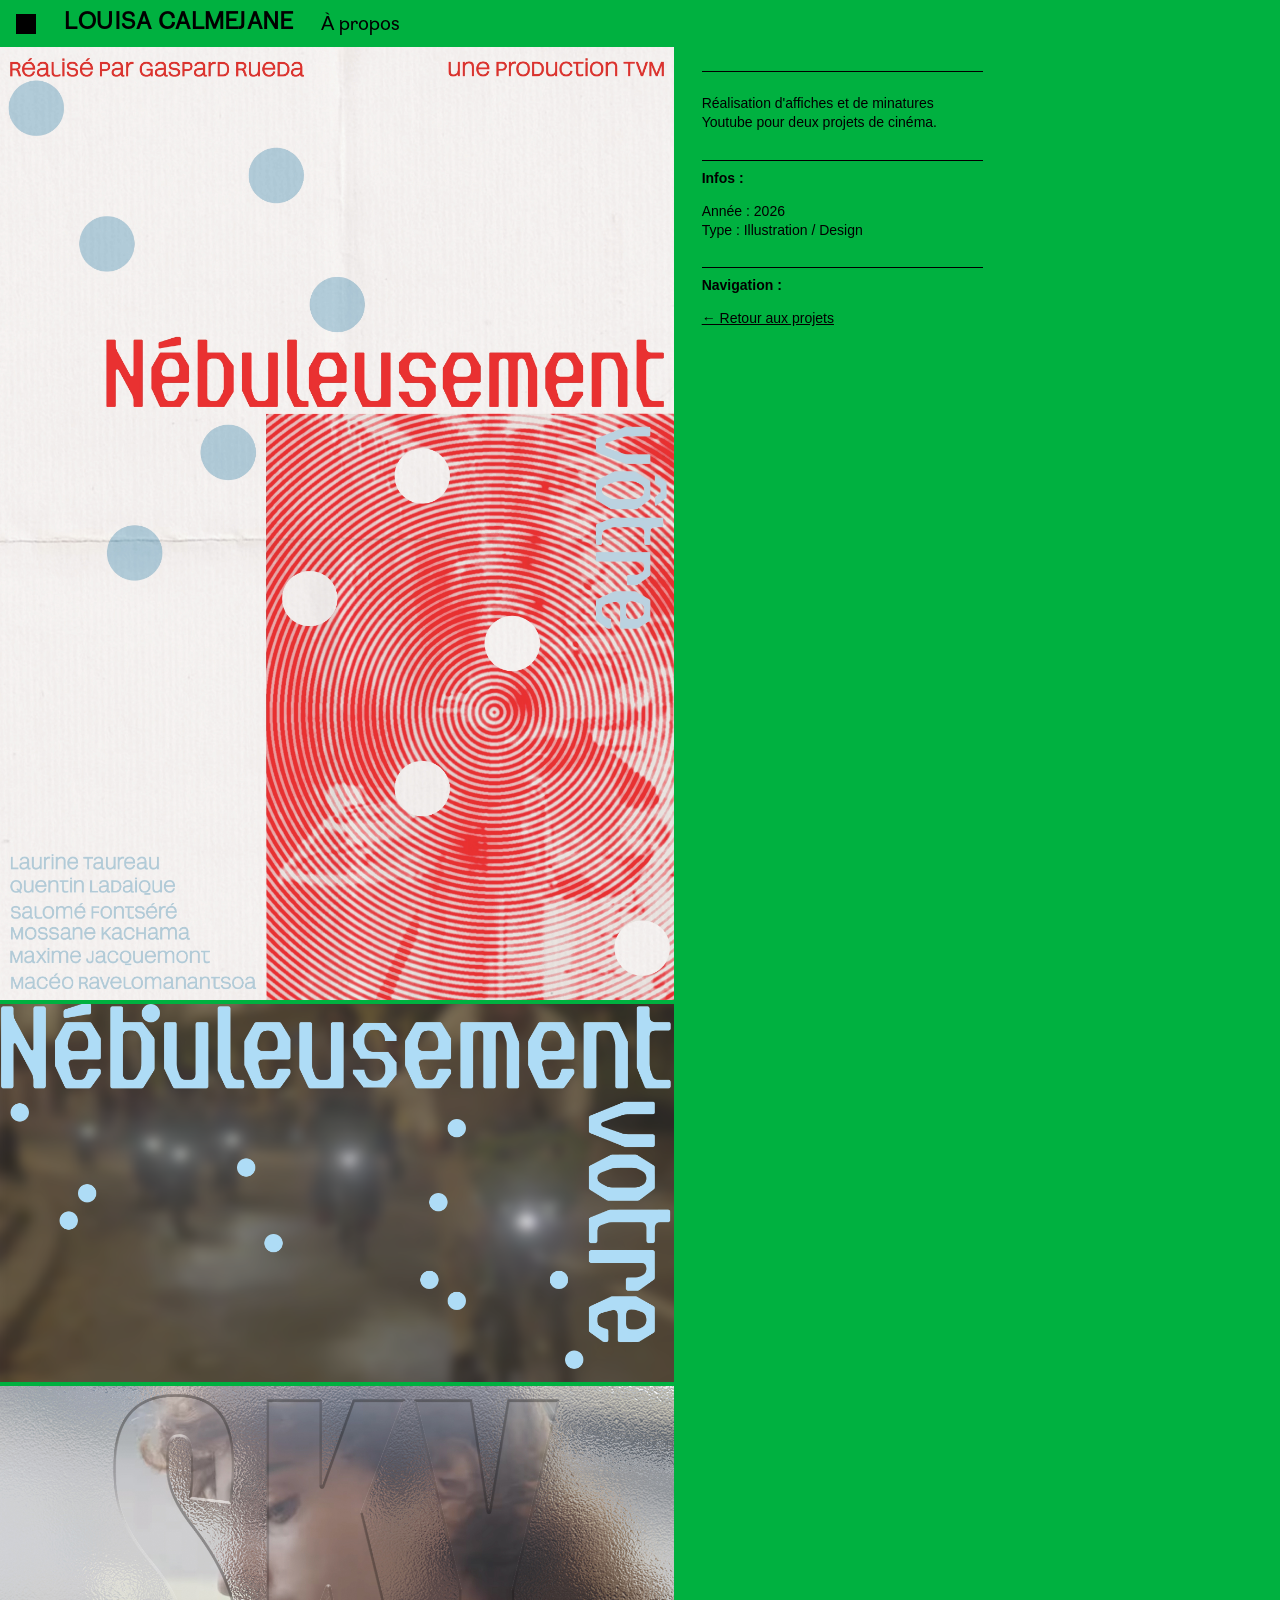
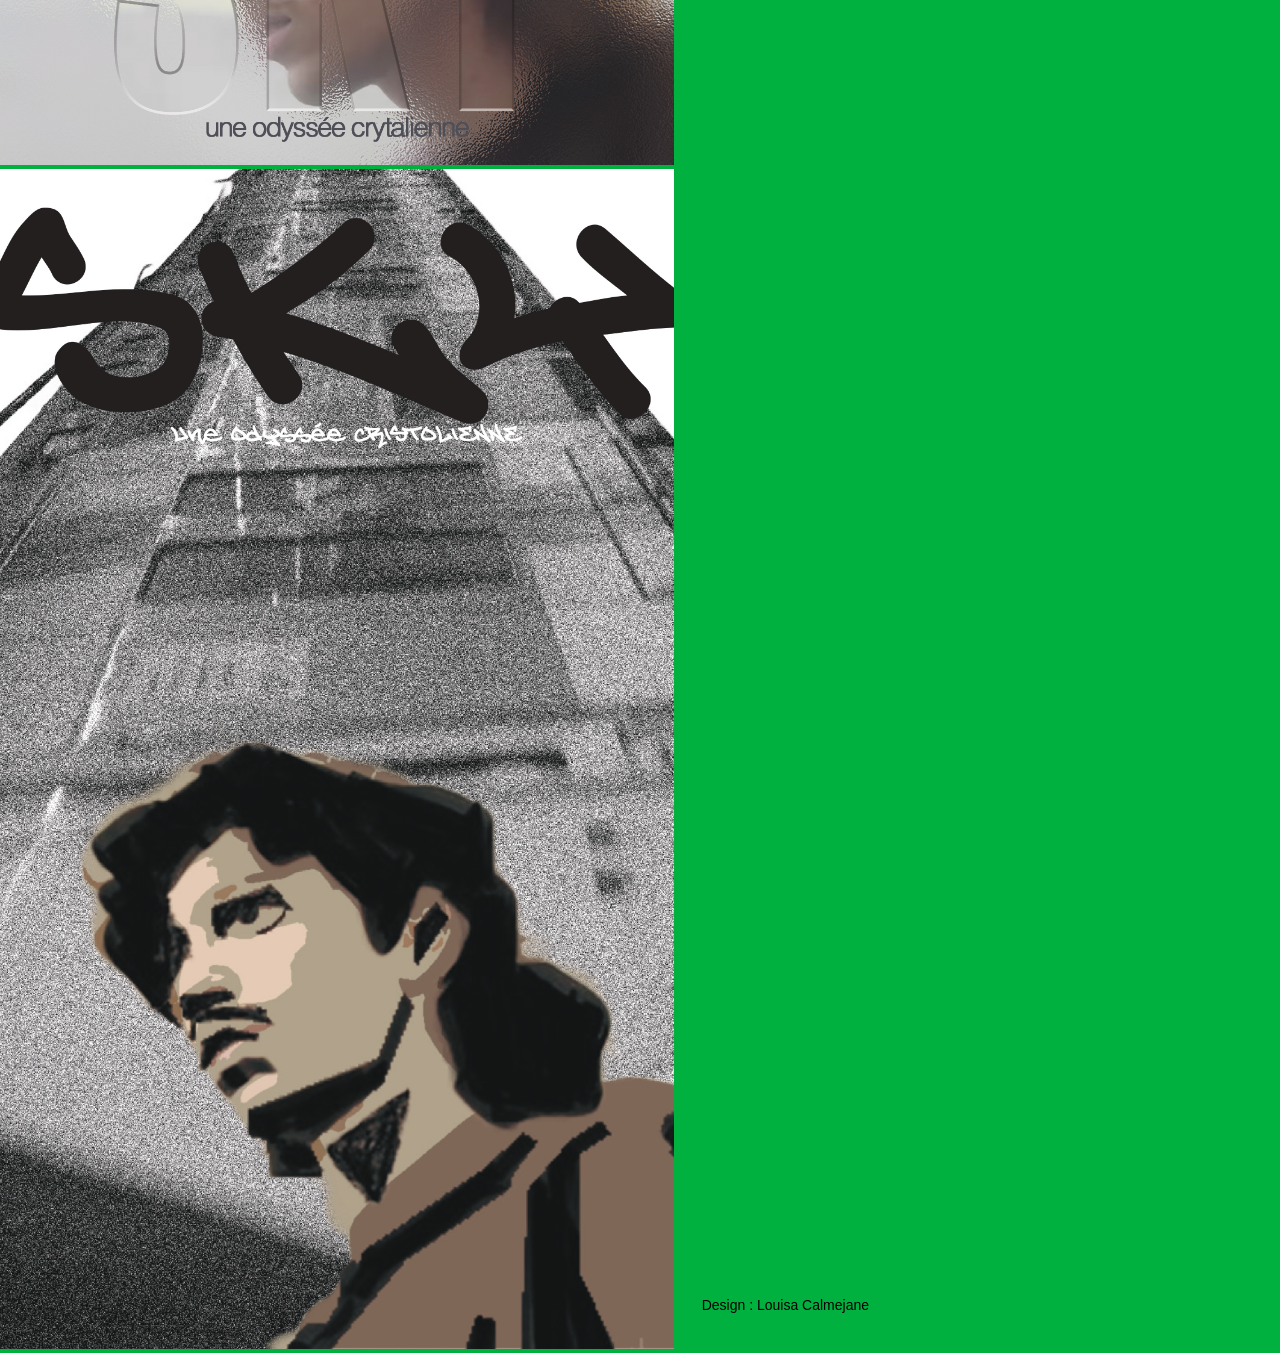
<file: cinema.html>
<!DOCTYPE html>
<html lang="fr">
<head>
<meta charset="UTF-8">
<meta name="viewport" content="width=device-width, initial-scale=1.0">
<title>Amisum – Portfolio</title>
<link rel="stylesheet" href="style.css">
<meta charset="UTF-8">
<meta name="viewport" content="width=device-width, initial-scale=1.0">
<title>Portfolio</title>
<link rel="stylesheet" href="style.css">
<link rel="icon" type="image/png" href="favicon/favicon-96x96.png" sizes="96x96">
<link rel="icon" type="image/svg+xml" href="favicon/favicon.svg">
<link rel="shortcut icon" href="favicon/favicon.ico">
<link rel="apple-touch-icon" sizes="180x180" href="favicon/apple-touch-icon.png">
<link rel="manifest" href="favicon/site.webmanifest">

</head>

<body class="projet">
<header>
<span class="logo"></span>
<a href="index.html"><strong>LOUISA CALMEJANE</strong></a>
<a href="apropos.html">À propos</a>
</header>
<div class="projet-page">
    <div>
<figure>
<img src="image/image/affiches/nebuvo.jpg" alt="Cinema">
</figure>
<figure>
<img src="image/image/affiches/minia.png" alt="Cinema">
</figure>
<figure>
<img src="image/image/affiches/minia.jpg" alt="Cinema">
</figure>
<figure>
<img src="image/image/affiches/sky.jpg" alt="Cinema">
</figure>
    </div>
<aside class="infos">
<div>
<section>
<p>Réalisation d'affiches et de minatures Youtube pour deux projets de cinéma. </p>
</section>
<section>
<h3>Infos :</h3>
<p>Année : 2026<br>Type : Illustration / Design</p>
</section>
<section>
<h3>Navigation :</h3>
<p><a href="index.html">← Retour aux projets</a></p>
</section>
</div>
<p>Design : Louisa Calmejane</p>
</aside>
</div>
</body>
</html>
</file>
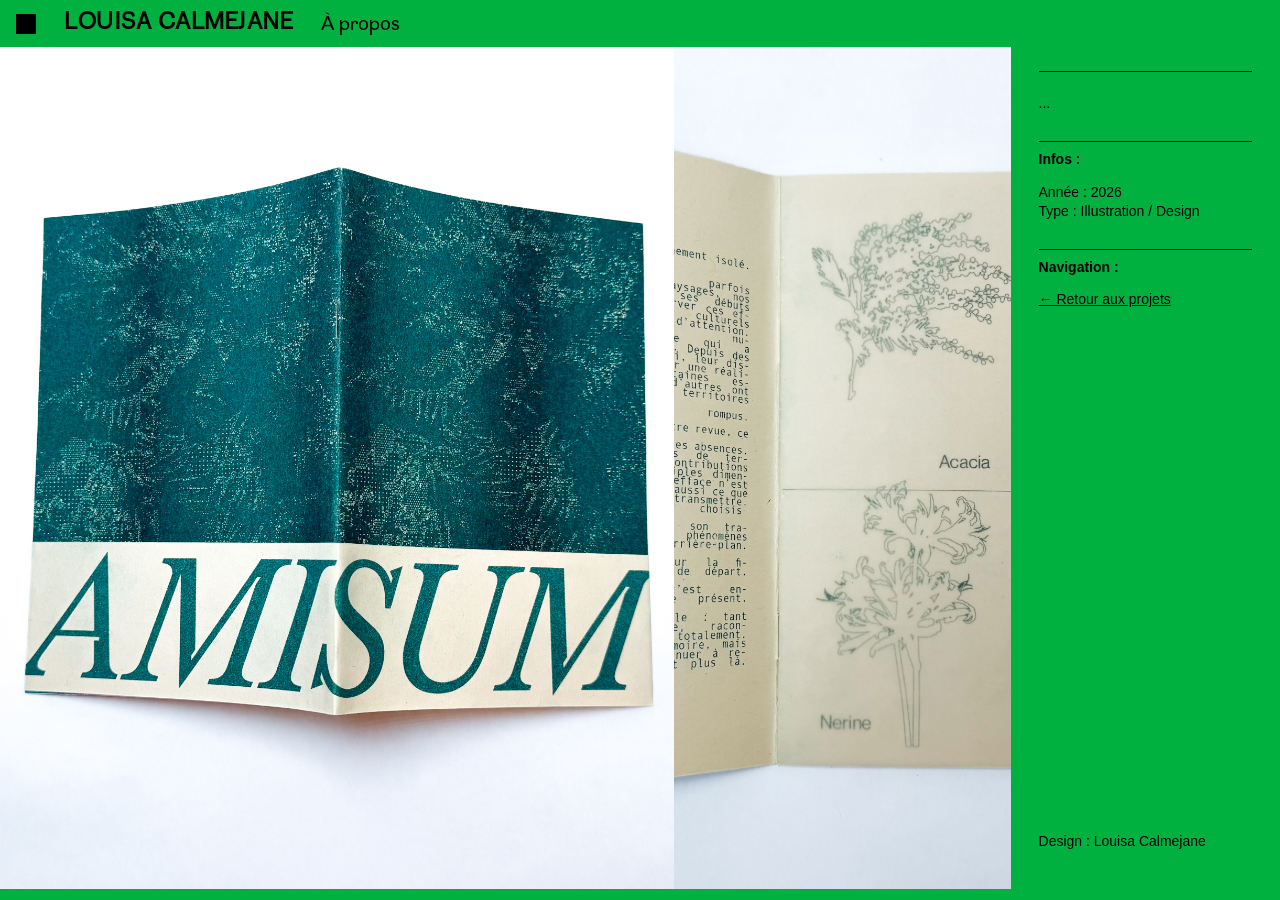
<file: cinéma.html>
<!DOCTYPE html>
<html lang="fr">
<head>
<meta charset="UTF-8">
<meta name="viewport" content="width=device-width, initial-scale=1.0">
<title>Amisum – Portfolio</title>
<link rel="stylesheet" href="style.css">
<meta charset="UTF-8">
<meta name="viewport" content="width=device-width, initial-scale=1.0">
<title>Portfolio</title>
<link rel="stylesheet" href="style.css">
<link rel="icon" type="image/png" href="favicon/favicon-96x96.png" sizes="96x96">
<link rel="icon" type="image/svg+xml" href="favicon/favicon.svg">
<link rel="shortcut icon" href="favicon/favicon.ico">
<link rel="apple-touch-icon" sizes="180x180" href="favicon/apple-touch-icon.png">
<link rel="manifest" href="favicon/site.webmanifest">
</head>

<body class="projet">
<header>
<span class="logo"></span>
<a href="index.html"><strong>LOUISA CALMEJANE</strong></a>
<a href="#">À propos</a>
</header>
<div class="projet-page">
<figure>
<img src="image/image/amisum/IMG_8003.jpg" alt="Amisum">

</figure>
<figure>
<img src="image/image/amisum/IMG_8004.jpg" alt="Amisum">

</figure>
<aside class="infos">
<div>
<section>
<p>...</p>
</section>
<section>
<h3>Infos :</h3>
<p>Année : 2026<br>Type : Illustration / Design</p>
</section>
<section>
<h3>Navigation :</h3>
<p><a href="index.html">← Retour aux projets</a></p>
</section>
</div>
<p>Design : Louisa Calmejane</p>
</aside>
</div>
</body>
</html>
</file>
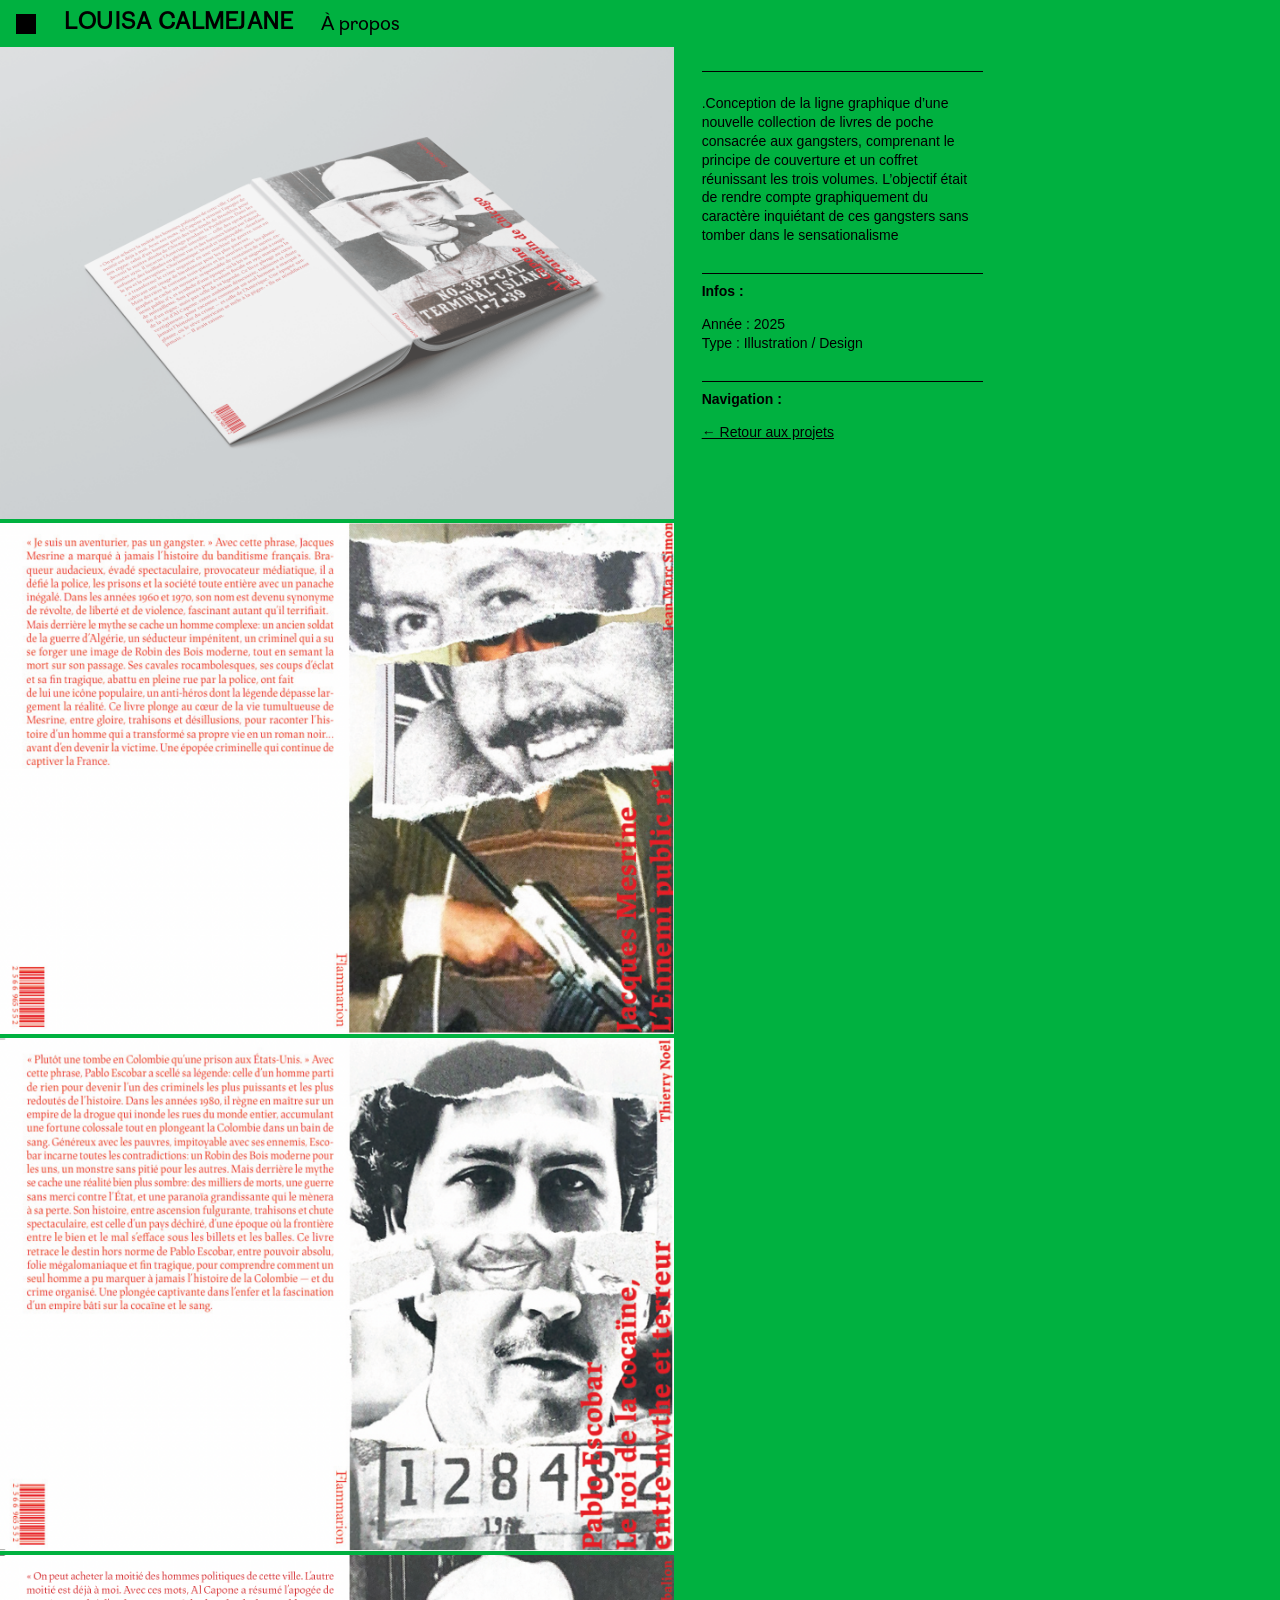
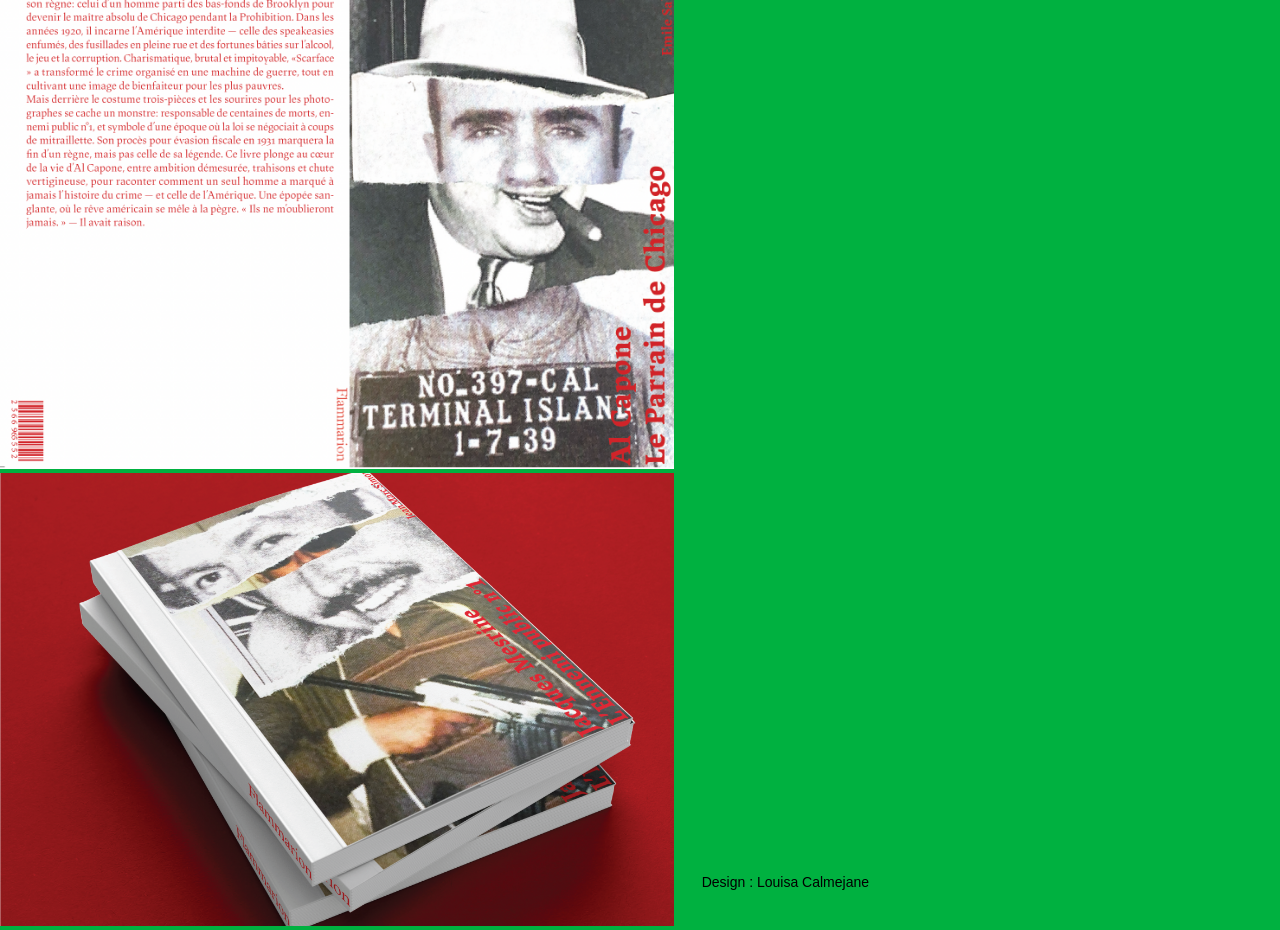
<file: gangster.html>
<!DOCTYPE html>
<html lang="fr">
<head>
<meta charset="UTF-8">
<meta name="viewport" content="width=device-width, initial-scale=1.0">
<title>Gangster – Portfolio</title>
<link rel="stylesheet" href="style.css">
<meta charset="UTF-8">
<meta name="viewport" content="width=device-width, initial-scale=1.0">
<title>Portfolio</title>
<link rel="stylesheet" href="style.css">
<link rel="icon" type="image/png" href="favicon/favicon-96x96.png" sizes="96x96">
<link rel="icon" type="image/svg+xml" href="favicon/favicon.svg">
<link rel="shortcut icon" href="favicon/favicon.ico">
<link rel="apple-touch-icon" sizes="180x180" href="favicon/apple-touch-icon.png">
<link rel="manifest" href="favicon/site.webmanifest">


</head>

<body class="projet">
<header>
<span class="logo"></span>
<a href="index.html"><strong>LOUISA CALMEJANE</strong></a>
<a href="apropos.html">À propos</a>
</header>
<div class="projet-page">
    <div>
<figure>
    <img src="image/image/gangster/alcaponelivre.png" alt="Gangster">
</figure>
<figure>
    <img src="image/image/gangster/mesrine.png" alt="Gangster">
</figure>
<figure>
    <img src="image/image/gangster/pablo.png" alt="Gangster">
</figure>
<figure>
    <img src="image/image/gangster/alcapone.png" alt="Gangster">
</figure>
<figure>
    <img src="image/image/gangster/mesrinelivre.png" alt="Gangster">
</figure>

    </div>
<aside class="infos">
<div>
<section>
<p>.Conception de la ligne graphique d’une nouvelle collection de livres de poche consacrée aux gangsters, comprenant le principe de couverture et un coffret réunissant les trois volumes. L’objectif était de rendre compte graphiquement du caractère inquiétant de ces gangsters sans tomber dans le sensationalisme </p>
</section>
<section>
<h3>Infos :</h3>
<p>Année : 2025<br>Type : Illustration / Design</p>
</section>
<section>
<h3>Navigation :</h3>
<p><a href="index.html">← Retour aux projets</a></p>
</section>
</div>
<p>Design : Louisa Calmejane</p>
</aside>
</div>
</body>
</html>
</file>
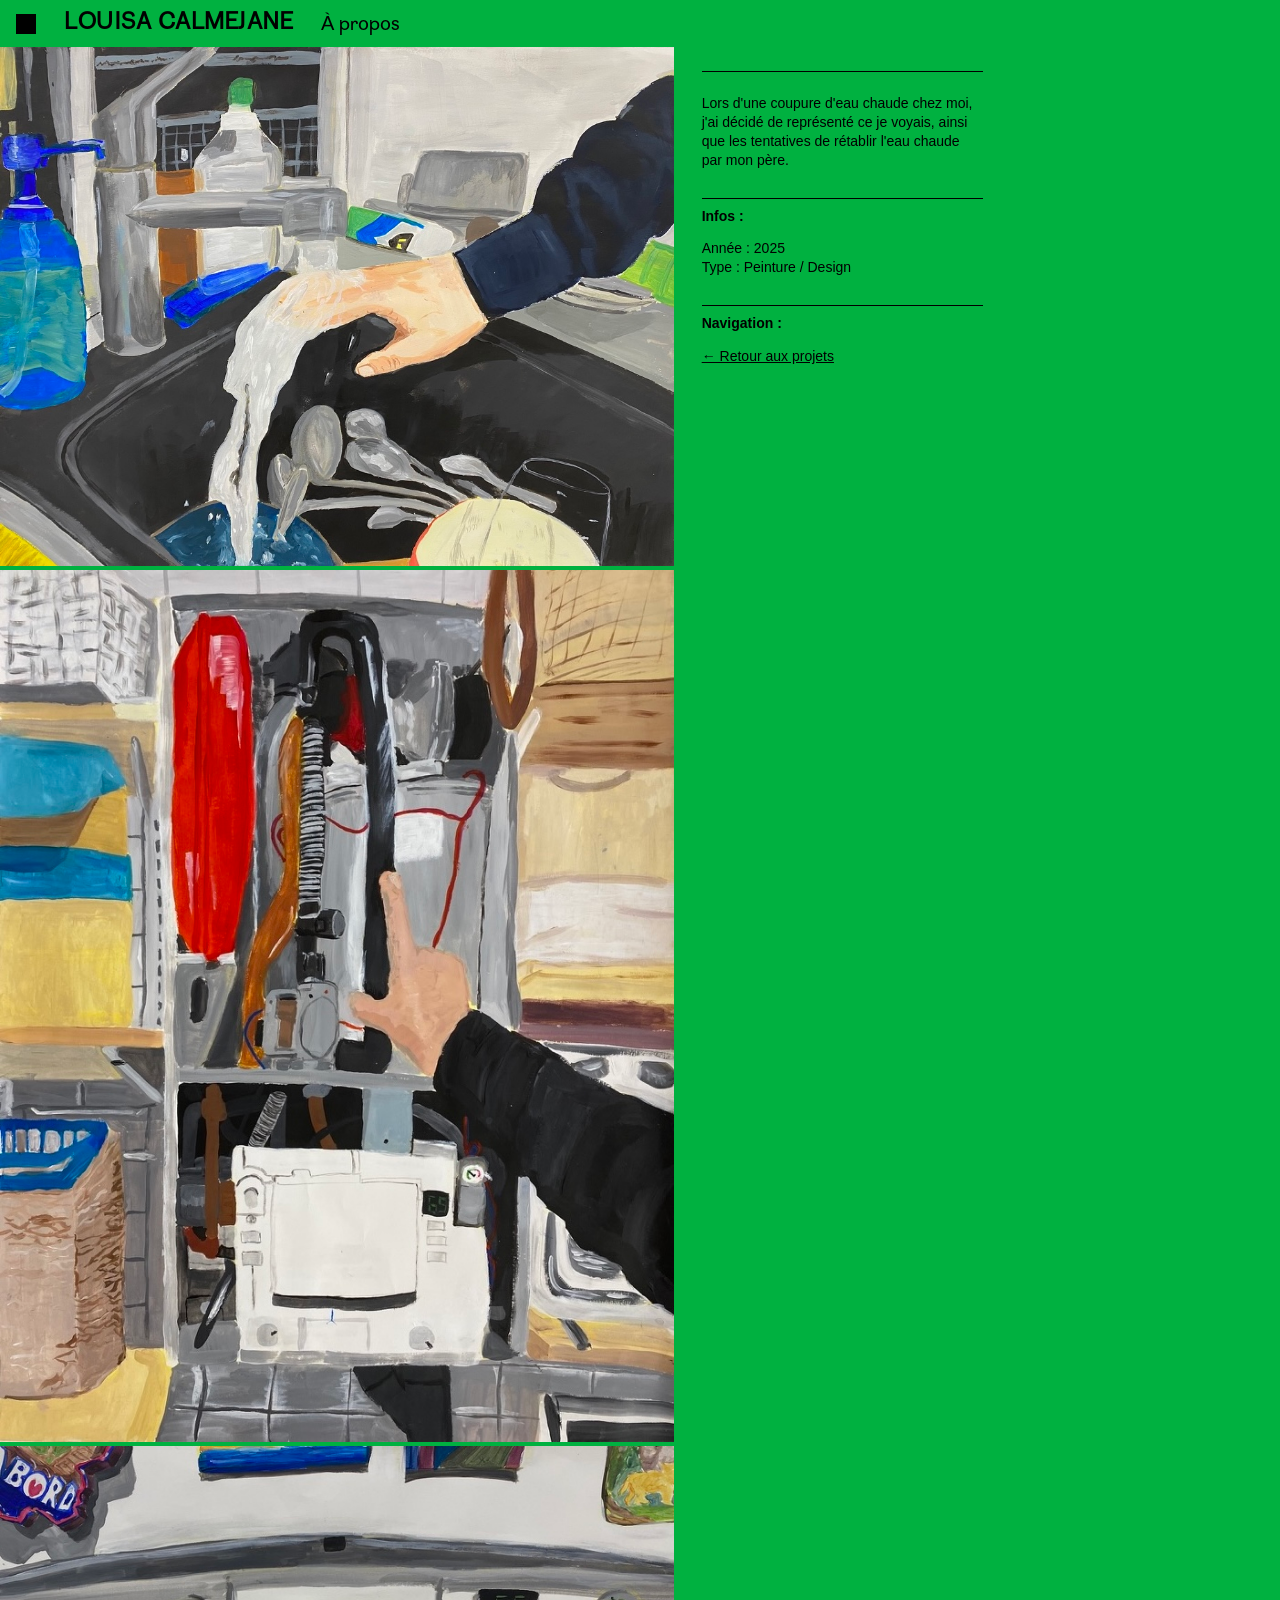
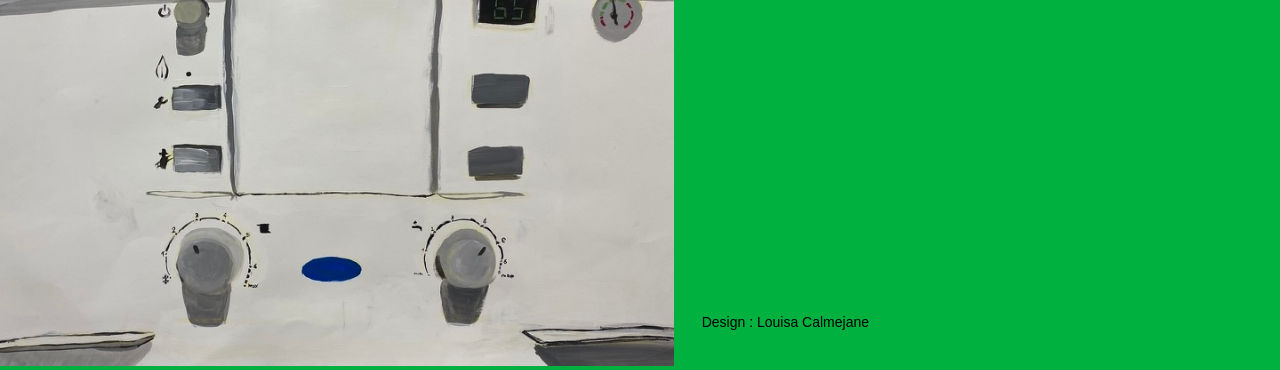
<file: plomberie.html>
<!DOCTYPE html>
<html lang="fr">
<head>
<meta charset="UTF-8">
<meta name="viewport" content="width=device-width, initial-scale=1.0">
<title>Amisum – Portfolio</title>
<link rel="stylesheet" href="style.css">
<meta charset="UTF-8">
<meta name="viewport" content="width=device-width, initial-scale=1.0">
<title>Portfolio</title>
<link rel="stylesheet" href="style.css">
<link rel="icon" type="image/png" href="favicon/favicon-96x96.png" sizes="96x96">
<link rel="icon" type="image/svg+xml" href="favicon/favicon.svg">
<link rel="shortcut icon" href="favicon/favicon.ico">
<link rel="apple-touch-icon" sizes="180x180" href="favicon/apple-touch-icon.png">
<link rel="manifest" href="favicon/site.webmanifest">


</head>

<body class="projet">
<header>
<span class="logo"></span>
<a href="index.html"><strong>LOUISA CALMEJANE</strong></a>
<a href="apropos.html">À propos</a>
</header>
<div class="projet-page">
    <div>
<figure>
<img src="image/image/prepa3/plomberieé copie.jpeg" alt="Plomberie">
</figure>
<figure>
<img src="image/image/prepa3/plomberie1 copie.jpeg" alt="Plomberie">
</figure>
<figure>
<img src="image/image/prepa3/plombier3 copie.jpeg" alt="Plomberie">
</figure>
    </div>
<aside class="infos">
<div>
<section>
<p>Lors d'une coupure d'eau chaude chez moi, j'ai décidé de représenté ce je voyais, ainsi que les tentatives de rétablir l'eau chaude par mon père.</p>
</section>
<section>
<h3>Infos :</h3>
<p>Année : 2025<br>Type : Peinture / Design</p>
</section>
<section>
<h3>Navigation :</h3>
<p><a href="index.html">← Retour aux projets</a></p>
</section>
</div>
<p>Design : Louisa Calmejane</p>
</aside>
</div>
</body>
</html>
</file>
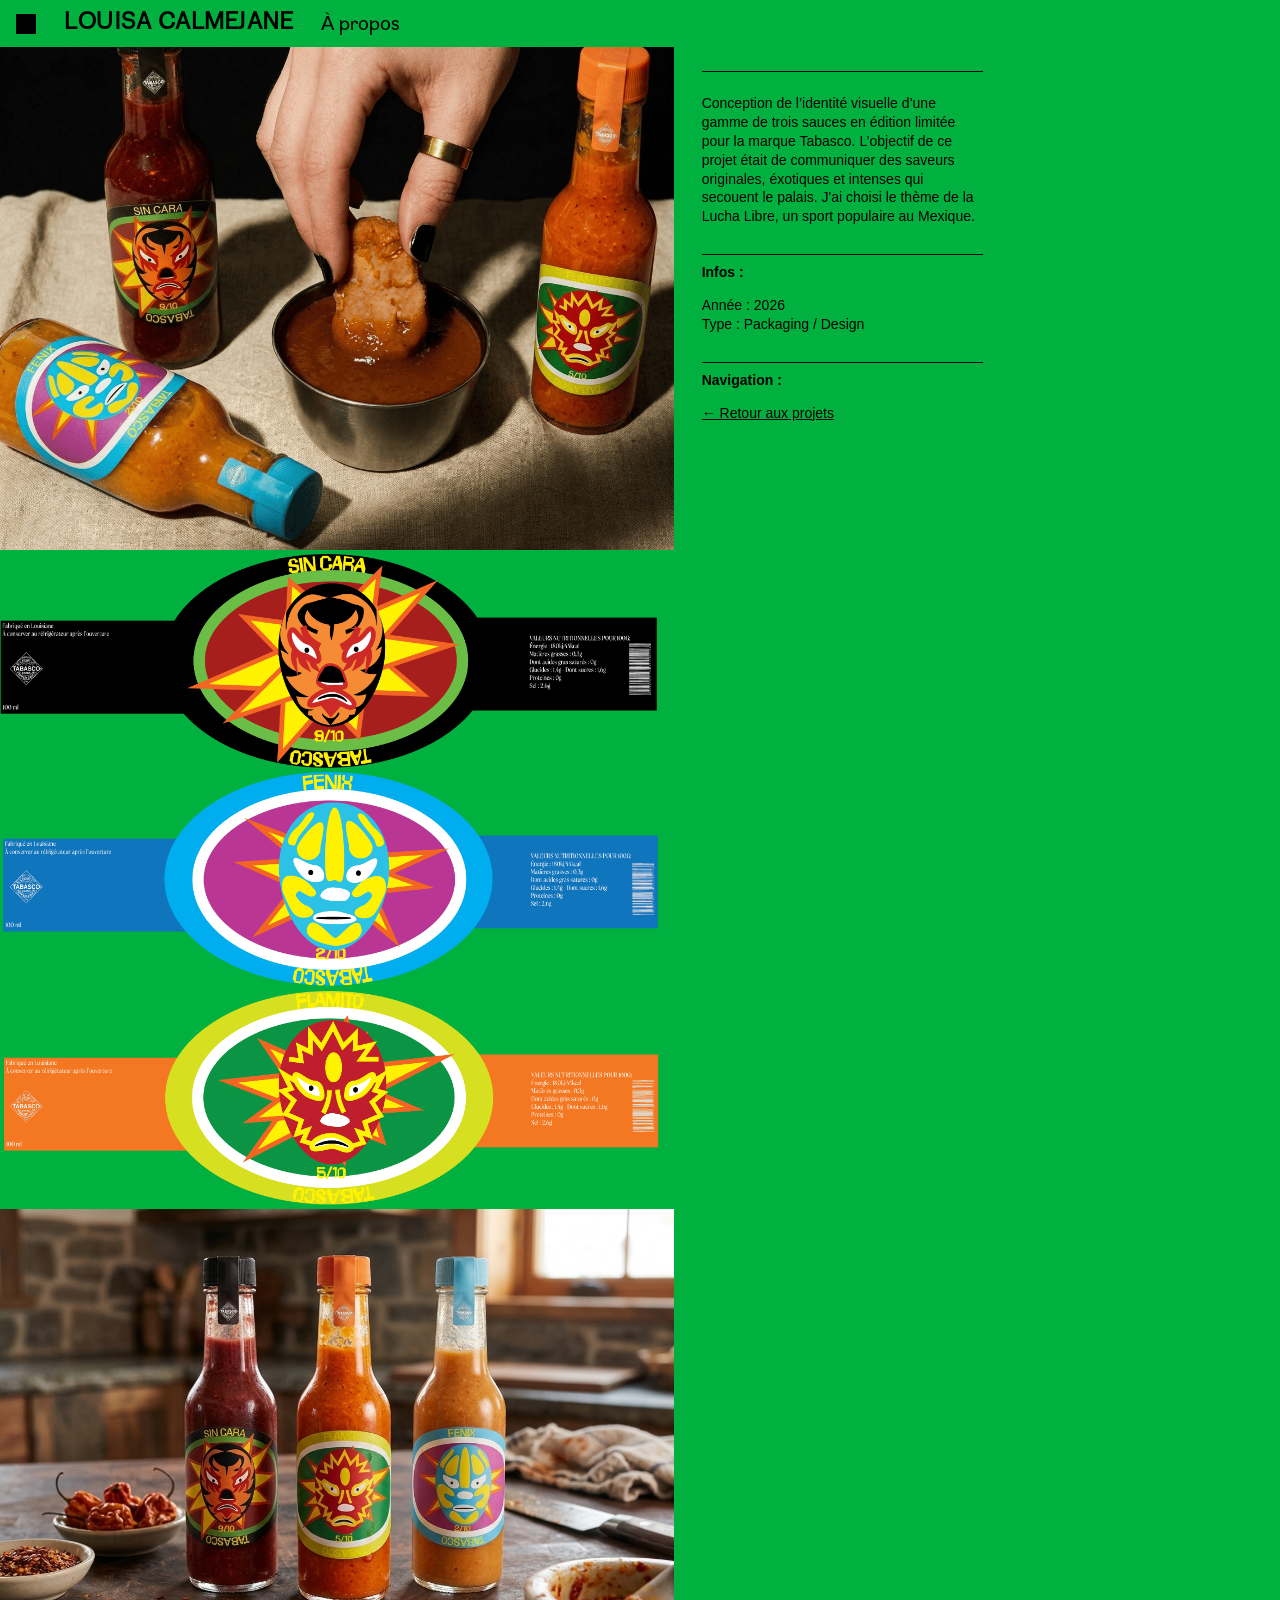
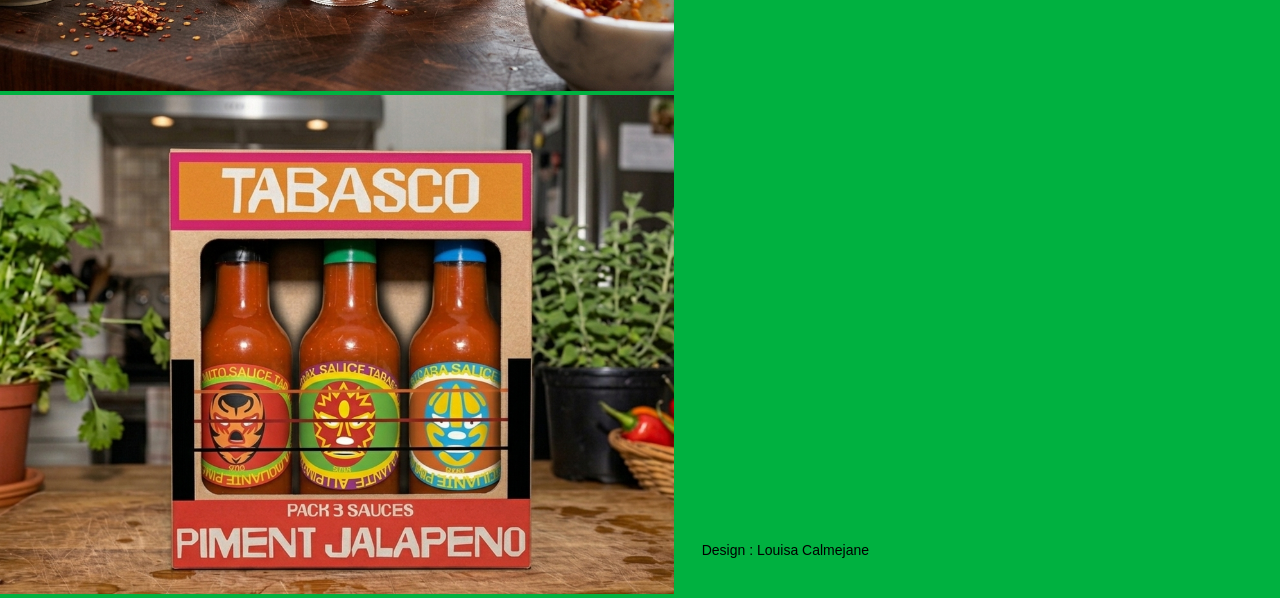
<file: sauce.html>
<!DOCTYPE html>
<html lang="fr">
<head>
<meta charset="UTF-8">
<meta name="viewport" content="width=device-width, initial-scale=1.0">
<title>Amisum – Portfolio</title>
<link rel="stylesheet" href="style.css">
<meta charset="UTF-8">
<meta name="viewport" content="width=device-width, initial-scale=1.0">
<title>Portfolio</title>
<link rel="stylesheet" href="style.css">
<link rel="icon" type="image/png" href="favicon/favicon-96x96.png" sizes="96x96">
<link rel="icon" type="image/svg+xml" href="favicon/favicon.svg">
<link rel="shortcut icon" href="favicon/favicon.ico">
<link rel="apple-touch-icon" sizes="180x180" href="favicon/apple-touch-icon.png">
<link rel="manifest" href="favicon/site.webmanifest">


</head>

<body class="projet">
<header>
<span class="logo"></span>
<a href="index.html"><strong>LOUISA CALMEJANE</strong></a>
<a href="apropos.html">À propos</a>
</header>
<div class="projet-page">
    <div>
<figure>
<img src="image/image/sauce/mockup2.png" alt="Sauce">
</figure>
<figure>
<img src="image/image/sauce/asset2.png" alt="Sauce">
</figure>
<figure>
<img src="image/image/sauce/asset5.png" alt="Sauce">
</figure>
<figure>
<img src="image/image/sauce/asset6.png" alt="Sauce">
</figure>
<figure>
<img src="image/image/sauce/mockup1.png" alt="Sauce">
</figure>
<figure>
<img src="image/image/sauce/boite.png" alt="Sauce">
</figure>
    </div>
<aside class="infos">
<div>
<section>
<p>Conception de l’identité visuelle d’une gamme de trois sauces en édition limitée pour la marque Tabasco. L’objectif de ce projet était de communiquer des saveurs originales, éxotiques et intenses qui secouent le palais. J'ai choisi le thème de la Lucha Libre, un sport populaire au Mexique.   </p>
</section>
<section>
<h3>Infos :</h3>
<p>Année : 2026<br>Type : Packaging / Design</p>
</section>
<section>
<h3>Navigation :</h3>
<p><a href="index.html">← Retour aux projets</a></p>
</section>
</div>
<p>Design : Louisa Calmejane</p>
</aside>
</div>
</body>
</html>
</file>
<file: style.css>
@font-face {
font-family: "Cotham Sans";
src: url("cotham-sans.regular.otf") format("opentype");
}

body {
--accent: #00b140;
--fond: #fff; 
--texte: #000;
margin: 0;
font-family: "Cotham Sans", helvetica, Arial, sans-serif;
font-size: 16px;
background: var(--fond);
color: var(--texte);
}

body.projet {
--fond: var(--accent);
}

header {
position: sticky;
top: 0;
z-index: 10;
background: var(--fond);
display: flex;
align-items: center;
gap: 28px;
padding: 12px 16px;
font-size: 20px;
}
header .logo {
width: 20px;
height: 20px;
background: var(--texte);
}
header strong {
font-size: 22px;
letter-spacing: .5px;
}
header a {
color: inherit;
text-decoration: none;
}
header a:hover {
text-decoration: underline;
}

.filtres {
display: flex;
border-top: 1px solid #000;
border-bottom: 1px solid #000;
background: #fff;
font: 14px helvetica, Arial, sans-serif;
color: #333;
}
.filtres label {
flex: 1;
padding: 6px 12px;
border-right: 1px solid #000;
}
.filtres label:last-child {
border-right: 0;
}
.filtres select {
border: 0;
background: none;
font: inherit;
width: 70%;
}



main {
display: grid;
gap: 10px;
padding: 10px;
/* grid-template-columns: repeat(4, 1fr); */
}
.item-grid {
display: grid;
aspect-ratio: 1 / 0.82;
overflow: hidden;
border-radius: 15px;
background: #eee;
color: #fff;
}
.item-grid img,
.item-grid h2 {
grid-column: 1 / -1;
grid-row: 1 / -1;
}
.item-grid img {
width: 100%;
height: 100%;
object-fit: cover;
.item-grid.contain img {
  object-fit: contain;
  
}
}

.item-grid h2 {
margin: 0;
display: grid;
align-items: center;
justify-items: center;
font-size: 18px;
line-height: 1.2;
text-align: center;
background: #0000008a;
opacity: 0;
transition: .4s;
}

.item-grid:hover h2 {
opacity: 1;
}

.projet-page {
display: grid;
grid-template-columns: 2fr 1fr .8fr;
height: calc(100vh - 58px);
}
.projet-page figure {
position: relative;
margin: 0;
overflow: hidden;
}
.projet-page figure img {
width: 100%;
height: 100%;
object-fit: cover;
}
.projet-page figcaption {
position: absolute;
left: 16px;
bottom: 16px;
color: #fff;
font: 14px helvetica, Arial, sans-serif;
text-shadow: 0 0 6px #0008;
}
.infos {
display: flex;
flex-direction: column;
justify-content: space-between;
padding: 24px 28px;
background: var(--accent);
color: #000;
font: 14px/1.35 helvetica, Arial, sans-serif;
}
.infos div{
  position:sticky;
  top: 58px;
}
.infos section {
border-top: 1px solid #000;
padding-top: 8px;
margin-bottom: 28px;
}
.infos h3 {
margin: 0 0 12px;
font-size: 14px;
}
.infos a {
color: inherit;
text-decoration: underline;
}

@media (max-width: 900px) {
main { grid-template-columns: repeat(2, 1fr); }
.projet-page { grid-template-columns: 1fr; height: auto; }
/*.projet-page figure { height: 60vh; }*/
}

body.a-propos {
  margin: 0;
  min-height: 100vh;
  background: #00b140;
;       
}

.a-propos__grille {
  display: grid;
  grid-template-columns: 1fr 1.2fr;   
  align-items: center;              
  min-height: 100vh;
  padding: 0 5vw;
  gap: 4vw;
}

.a-propos__texte {
  color: #000000;
}

.a-propos__photo {
  margin: 0;
  transform: translateY(2vh);
}

.a-propos__photo img {
  width: 100%;
  height: auto;
  max-height: 85vh;
  object-fit: contain;
  display: block;
}

.retour {
  position: fixed;          
  top: 2rem;
  left: 5vw;
  z-index: 10;
  font-size: 2.5rem;
  line-height: 1;
  color: #000;
  text-decoration: none;
  transition: transform 0.2s ease;
}

.retour:hover {
  transform: translateX(-6px);   
}


@media (max-width: 768px) {
  .a-propos__grille {
    grid-template-columns: 1fr;
    padding: 8vw 6vw;
  }
}

.bandeau {
  width: 100%;
  margin-left: auto;         
  background: #00b140;
  overflow: hidden;
  white-space: nowrap;
  padding: 6px 0;
   }


.bandeau-piste {
  display: inline-flex;
  width: max-content;
  animation: defile 25s linear infinite;
}

.bandeau-piste span {
  padding-right: 4rem;     
}

@keyframes defile {
  from { transform: translateX(0); }
  to   { transform: translateX(-50%); } 
}

/* pause au survol (optionnel) */
.bandeau:hover .bandeau-piste {
  animation-play-state: paused;
}


@media (prefers-reduced-motion: reduce) {
  .bandeau-piste { animation: none; }
}
</file>
